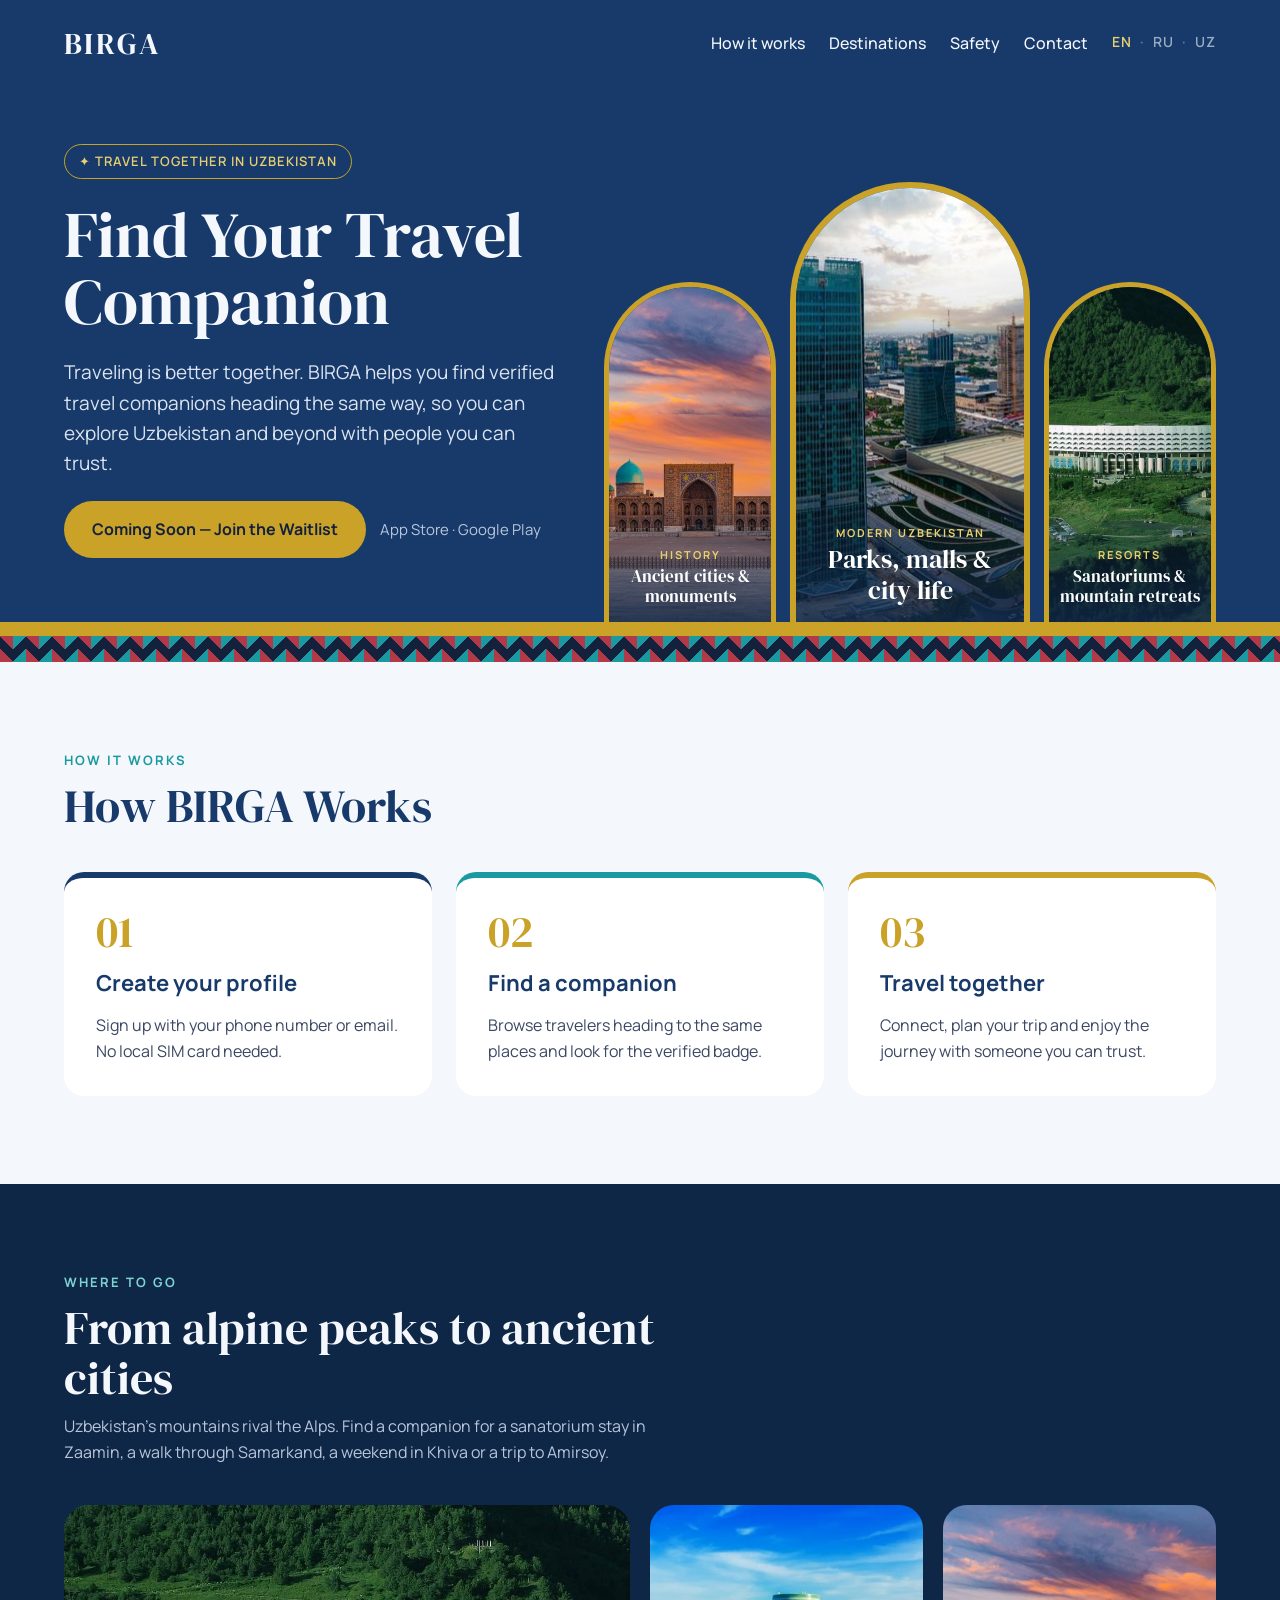
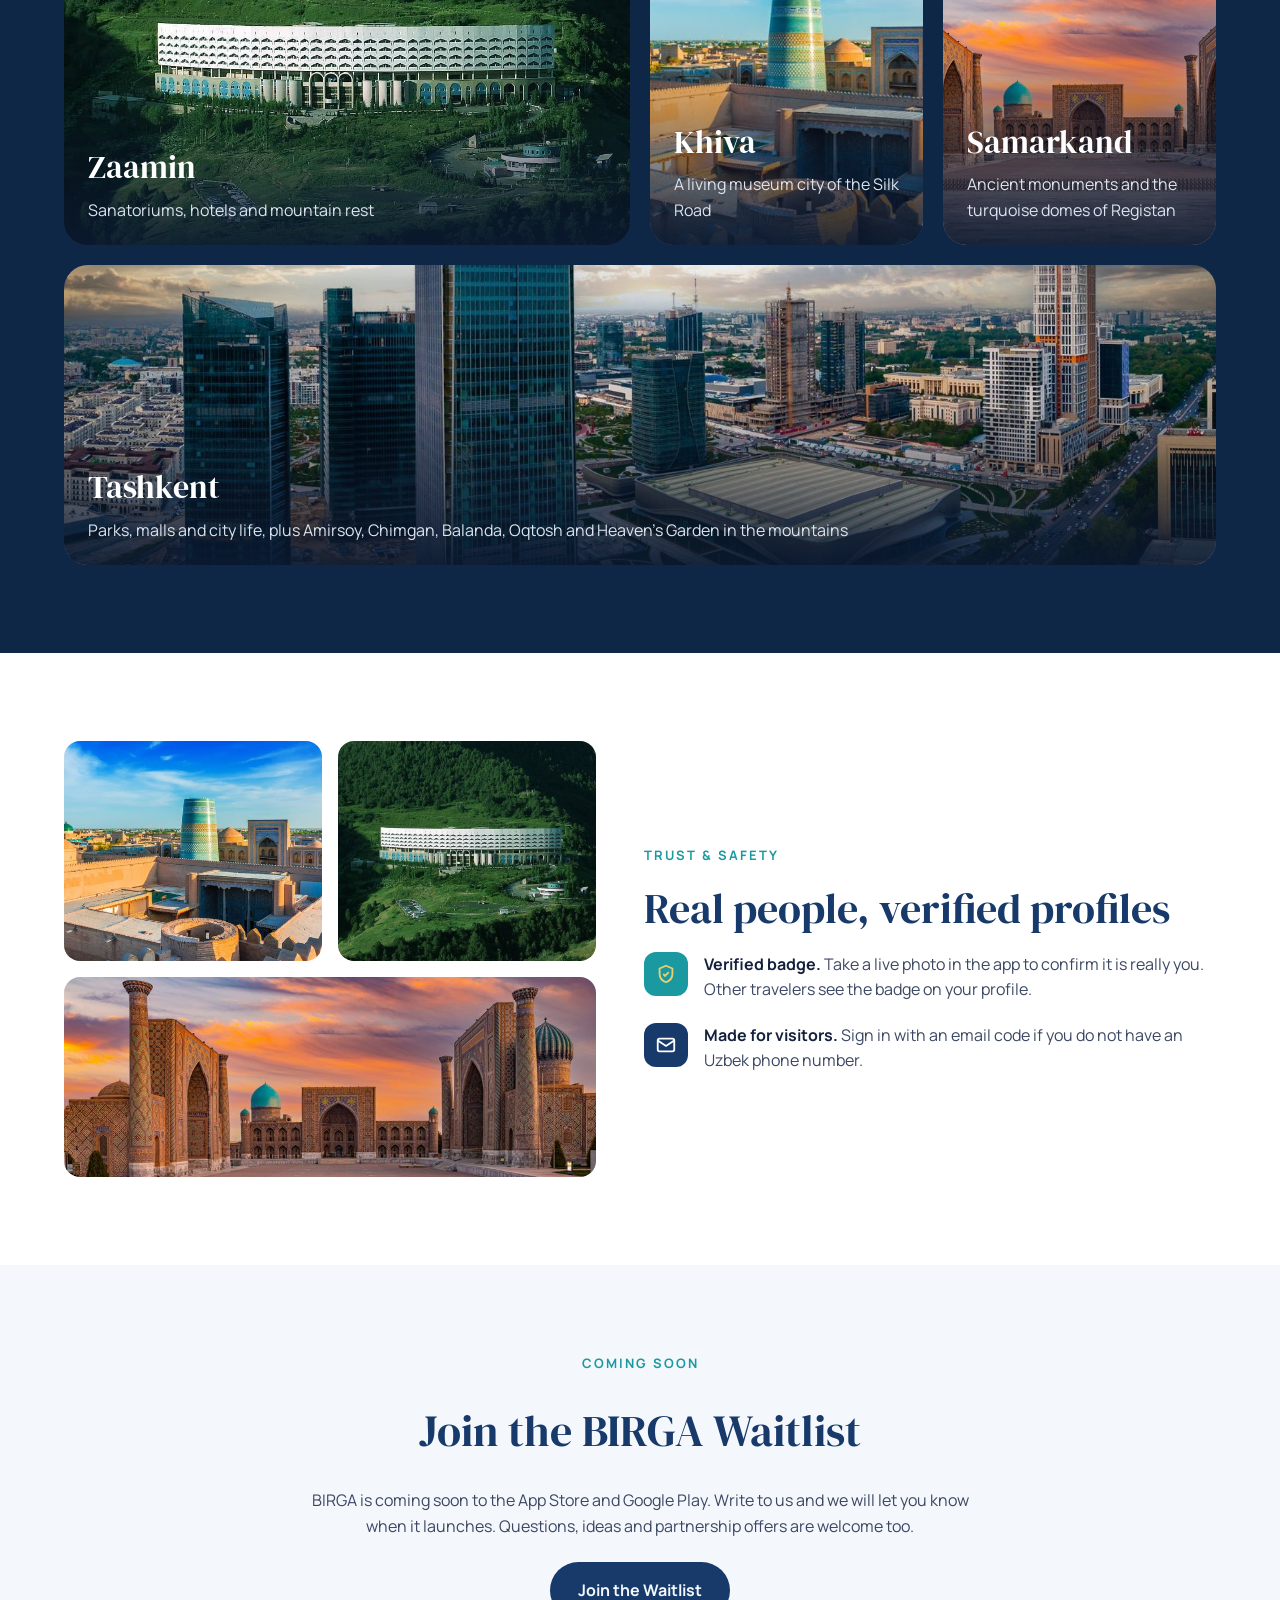
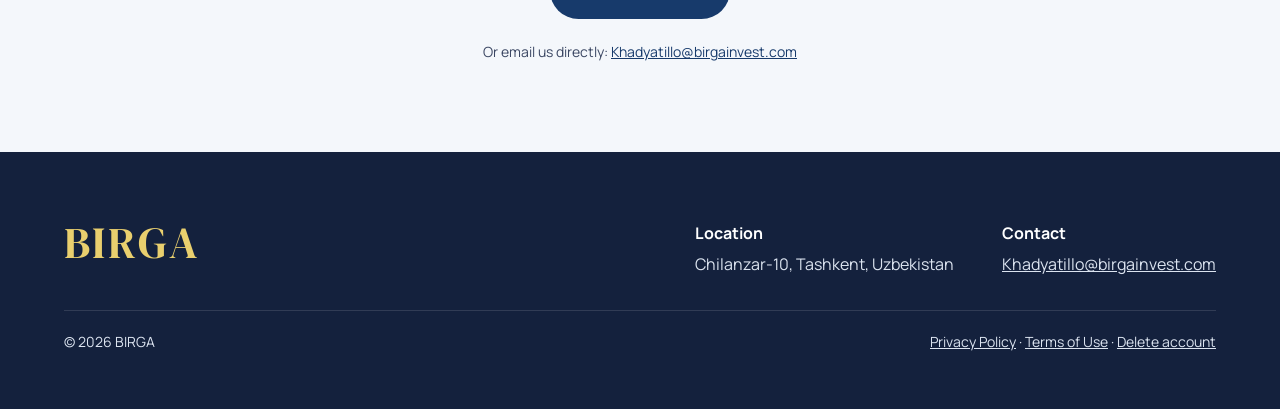
<file: index.html>
<!doctype html>
<html lang="en">
<head>
<meta charset="utf-8">
<meta name="color-scheme" content="only light">
<meta name="viewport" content="width=device-width, initial-scale=1">
<title>BIRGA — Find Your Travel Companion in Uzbekistan</title>
<meta name="description" content="BIRGA helps you find verified travel companions heading the same way — explore Samarkand, Bukhara, Khiva, Tashkent, Amirsoy and the sanatoriums of Zaamin together.">
<meta property="og:title" content="BIRGA">
<meta property="og:description" content="Traveling is better together. Find verified travel companions in Uzbekistan.">
<meta property="og:image" content="https://birgainvest.com/assets/img/samarkand.jpg">
<link rel="icon" href="assets/favicon.svg" type="image/svg+xml">
<link rel="preconnect" href="https://fonts.googleapis.com">
<link rel="preconnect" href="https://fonts.gstatic.com" crossorigin>
<link rel="stylesheet" href="https://fonts.googleapis.com/css2?family=DM+Serif+Display&family=Manrope:wght@400;500;600;700&display=swap">
<link rel="stylesheet" href="assets/style.css">
</head>
<body>

<header class="top">
  <nav class="wrap nav" aria-label="Main">
    <a class="logo" href="#top">BIRGA</a>
    <div class="links">
      <a href="#how">How it works</a><a href="#places">Destinations</a><a href="#trust">Safety</a><a href="#join">Contact</a>
      <span class="langs" aria-label="Language"><a href="index.html" class="on" aria-current="true">EN</a><a href="index-ru.html">RU</a><a href="index-uz.html">UZ</a></span>
    </div>
  </nav>
</header>

<main id="top">
  <section class="hero" style="padding-bottom:0">
    <div class="wrap hero-grid">
      <div class="hero-copy">
        <span class="pill">✦ TRAVEL TOGETHER IN UZBEKISTAN</span>
        <h1 class="serif">Find Your Travel Companion</h1>
        <p>Traveling is better together. BIRGA helps you find verified travel companions heading the same way, so you can explore Uzbekistan and beyond with people you can trust.</p>
        <div class="cta">
          <a class="btn" href="#join">Coming Soon — Join the Waitlist</a>
          <span class="stores">App Store · Google Play</span>
        </div>
      </div>
      <div class="arches">
        <figure class="arch">
          <img src="assets/img/samarkand-sm.jpg" alt="Registan Square in Samarkand at sunset">
          <figcaption><small>HISTORY</small><span>Ancient cities &amp; monuments</span></figcaption>
        </figure>
        <figure class="arch big">
          <img src="assets/img/tashkent-sm.jpg" alt="Modern skyline of Tashkent City">
          <figcaption><small>MODERN UZBEKISTAN</small><span>Parks, malls &amp; city life</span></figcaption>
        </figure>
        <figure class="arch">
          <img src="assets/img/zaamin-sm.jpg" alt="Green mountains of Zaamin">
          <figcaption><small>RESORTS</small><span>Sanatoriums &amp; mountain retreats</span></figcaption>
        </figure>
      </div>
    </div>
  </section>
  <div class="band" aria-hidden="true"></div>
  <div class="ikat" aria-hidden="true"></div>

  <section id="how">
    <div class="wrap">
      <div class="head">
        <span class="eyebrow">How it works</span>
        <h2 class="serif">How BIRGA Works</h2>
      </div>
      <div class="steps">
        <div class="card"><span class="num">01</span><h3>Create your profile</h3><p>Sign up with your phone number or email. No local SIM card needed.</p></div><div class="card"><span class="num">02</span><h3>Find a companion</h3><p>Browse travelers heading to the same places and look for the verified badge.</p></div><div class="card"><span class="num">03</span><h3>Travel together</h3><p>Connect, plan your trip and enjoy the journey with someone you can trust.</p></div>
      </div>
    </div>
  </section>

  <section id="places" class="dark">
    <div class="wrap">
      <div class="head">
        <span class="eyebrow">Where to go</span>
        <h2 class="serif">From alpine peaks to ancient cities</h2>
        <p style="margin:0;color:#B9C6DA">Uzbekistan's mountains rival the Alps. Find a companion for a sanatorium stay in Zaamin, a walk through Samarkand, a weekend in Khiva or a trip to Amirsoy.</p>
      </div>
      <div class="dest">
        <article class="place wide"><img src="assets/img/zaamin.jpg" alt="Zaamin" loading="lazy"><div><h3>Zaamin</h3><p>Sanatoriums, hotels and mountain rest</p></div></article>
        <article class="place"><img src="assets/img/khiva-sm.jpg" alt="Khiva" loading="lazy"><div><h3>Khiva</h3><p>A living museum city of the Silk Road</p></div></article>
        <article class="place"><img src="assets/img/samarkand-sm.jpg" alt="Samarkand" loading="lazy"><div><h3>Samarkand</h3><p>Ancient monuments and the turquoise domes of Registan</p></div></article>
        <article class="place full"><img src="assets/img/tashkent.jpg" alt="Tashkent" loading="lazy"><div><h3>Tashkent</h3><p>Parks, malls and city life, plus Amirsoy, Chimgan, Balanda, Oqtosh and Heaven's Garden in the mountains</p></div></article>
      </div>
    </div>
  </section>

  <section id="trust" style="background:#fff">
    <div class="wrap trust">
      <div class="pics">
        <img src="assets/img/khiva-sm.jpg" alt="" loading="lazy">
        <img src="assets/img/zaamin-sm.jpg" alt="" loading="lazy">
        <img src="assets/img/samarkand-sm.jpg" alt="" loading="lazy">
      </div>
      <div class="copy">
        <span class="eyebrow">Trust &amp; safety</span>
        <h2 class="serif">Real people, verified profiles</h2>
        <div class="feat"><span class="ic" aria-hidden="true"><svg width="22" height="22" viewBox="0 0 24 24" fill="none" stroke="#E9CF6E" stroke-width="2"><path d="M12 3l7 3v6c0 4.5-3 7.5-7 9-4-1.5-7-4.5-7-9V6z"/><path d="M9 12l2 2 4-4"/></svg></span><p><strong>Verified badge.</strong> Take a live photo in the app to confirm it is really you. Other travelers see the badge on your profile.</p></div><div class="feat"><span class="ic" aria-hidden="true"><svg width="22" height="22" viewBox="0 0 24 24" fill="none" stroke="#fff" stroke-width="2"><rect x="3" y="5" width="18" height="14" rx="2"/><path d="M3 7l9 6 9-6"/></svg></span><p><strong>Made for visitors.</strong> Sign in with an email code if you do not have an Uzbek phone number.</p></div>
      </div>
    </div>
  </section>

  <section id="join" class="join">
    <div class="wrap">
      <span class="eyebrow">Coming soon</span>
      <h2 class="serif">Join the BIRGA Waitlist</h2>
      <p>BIRGA is coming soon to the App Store and Google Play. Write to us and we will let you know when it launches. Questions, ideas and partnership offers are welcome too.</p>
      <a class="btn dark" href="mailto:Khadyatillo@birgainvest.com?subject=BIRGA%20waitlist&body=Hello%2C%20please%20add%20me%20to%20the%20BIRGA%20waitlist.">Join the Waitlist</a>
      <p class="muted">Or email us directly: <a href="mailto:Khadyatillo@birgainvest.com">Khadyatillo@birgainvest.com</a></p>
    </div>
  </section>
</main>

<footer>
  <div class="wrap">
    <div class="foot">
      <span class="logo">BIRGA</span>
      <div class="cols">
        <div><strong>Location</strong><span>Chilanzar-10, Tashkent, Uzbekistan</span></div>
        <div><strong>Contact</strong><a href="mailto:Khadyatillo@birgainvest.com">Khadyatillo@birgainvest.com</a></div>
      </div>
    </div>
    <div class="legal">
      <span>© <span id="y">2026</span> BIRGA</span>
      <span><a href="privacy.html">Privacy Policy</a> · <a href="terms.html">Terms of Use</a> · <a href="delete-account.html">Delete account</a></span>
    </div>
  </div>
</footer>
<script>document.getElementById('y').textContent=new Date().getFullYear()</script>
</body>
</html>
</file>
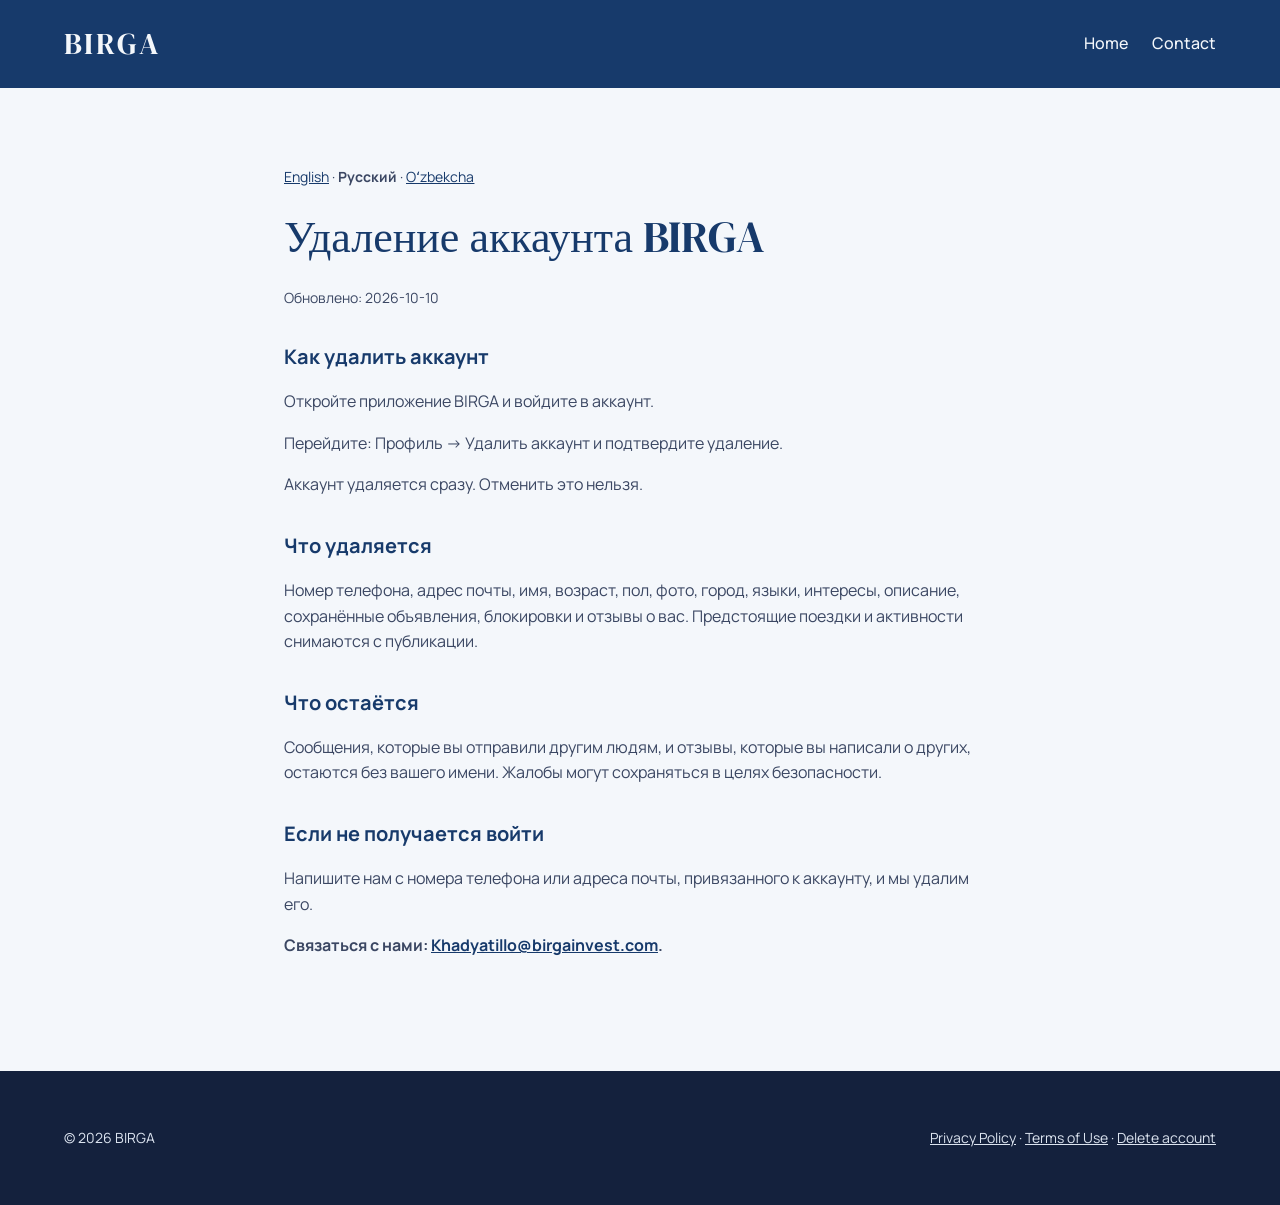
<file: delete-account-ru.html>
<!doctype html>
<html lang="ru">
<head>
<meta charset="utf-8">
<meta name="color-scheme" content="only light">
<meta name="viewport" content="width=device-width, initial-scale=1">
<title>Удаление аккаунта BIRGA — BIRGA</title>
<link rel="icon" href="assets/favicon.svg" type="image/svg+xml">
<link rel="stylesheet" href="https://fonts.googleapis.com/css2?family=DM+Serif+Display&family=Manrope:wght@400;500;600;700&display=swap">
<link rel="stylesheet" href="assets/style.css">
</head>
<body>
<header class="top"><nav class="wrap nav" aria-label="Main"><a class="logo" href="index.html">BIRGA</a><div class="links"><a href="index.html">Home</a><a href="index.html#join">Contact</a></div></nav></header>
<main class="doc">
<p class="muted"><a href="delete-account.html">English</a> · <strong>Русский</strong> · <a href="delete-account-uz.html">Oʻzbekcha</a></p>
<h1>Удаление аккаунта BIRGA</h1>
<p class="muted">Обновлено: 2026-10-10</p>
<h2>Как удалить аккаунт</h2><p>Откройте приложение BIRGA и войдите в аккаунт.</p><p>Перейдите: Профиль → Удалить аккаунт и подтвердите удаление.</p><p>Аккаунт удаляется сразу. Отменить это нельзя.</p><h2>Что удаляется</h2><p>Номер телефона, адрес почты, имя, возраст, пол, фото, город, языки, интересы, описание, сохранённые объявления, блокировки и отзывы о вас. Предстоящие поездки и активности снимаются с публикации.</p><h2>Что остаётся</h2><p>Сообщения, которые вы отправили другим людям, и отзывы, которые вы написали о других, остаются без вашего имени. Жалобы могут сохраняться в целях безопасности.</p><h2>Если не получается войти</h2><p>Напишите нам с номера телефона или адреса почты, привязанного к аккаунту, и мы удалим его.</p><p><strong>Связаться с нами: <a href="mailto:Khadyatillo@birgainvest.com">Khadyatillo@birgainvest.com</a>.</strong></p>
</main>
<footer><div class="wrap"><div class="legal" style="margin-top:0;border-top:0;padding-top:0"><span>© 2026 BIRGA</span><span><a href="privacy.html">Privacy Policy</a> · <a href="terms.html">Terms of Use</a> · <a href="delete-account.html">Delete account</a></span></div></div></footer>
</body>
</html>
</file>
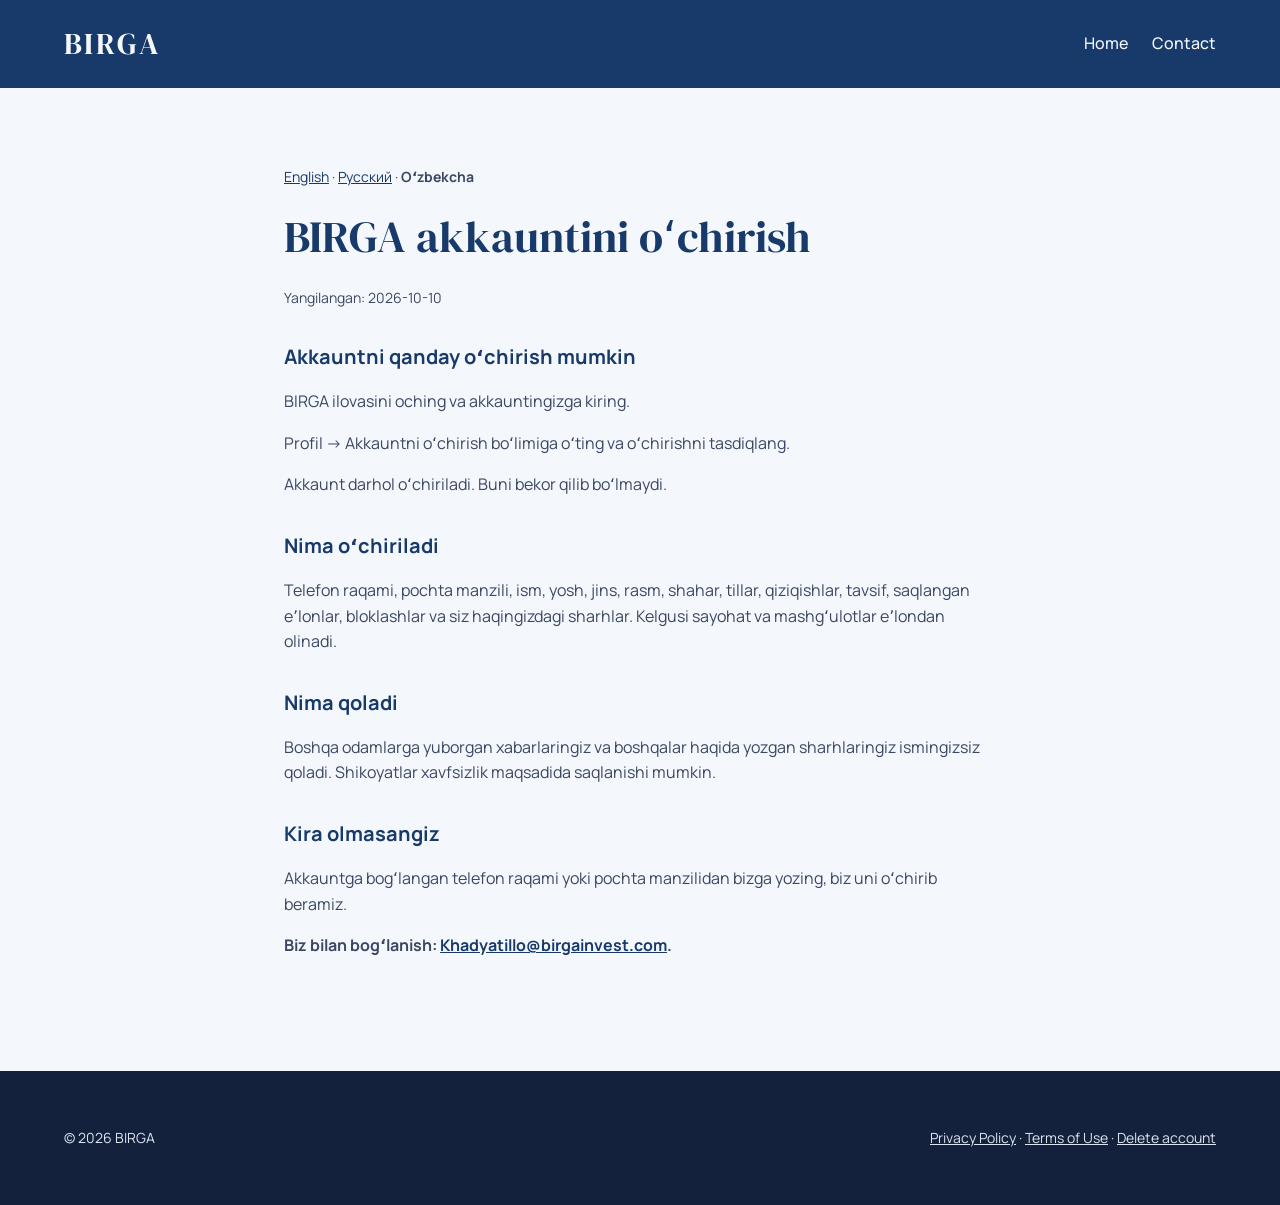
<file: delete-account-uz.html>
<!doctype html>
<html lang="uz">
<head>
<meta charset="utf-8">
<meta name="color-scheme" content="only light">
<meta name="viewport" content="width=device-width, initial-scale=1">
<title>BIRGA akkauntini oʻchirish — BIRGA</title>
<link rel="icon" href="assets/favicon.svg" type="image/svg+xml">
<link rel="stylesheet" href="https://fonts.googleapis.com/css2?family=DM+Serif+Display&family=Manrope:wght@400;500;600;700&display=swap">
<link rel="stylesheet" href="assets/style.css">
</head>
<body>
<header class="top"><nav class="wrap nav" aria-label="Main"><a class="logo" href="index.html">BIRGA</a><div class="links"><a href="index.html">Home</a><a href="index.html#join">Contact</a></div></nav></header>
<main class="doc">
<p class="muted"><a href="delete-account.html">English</a> · <a href="delete-account-ru.html">Русский</a> · <strong>Oʻzbekcha</strong></p>
<h1>BIRGA akkauntini oʻchirish</h1>
<p class="muted">Yangilangan: 2026-10-10</p>
<h2>Akkauntni qanday oʻchirish mumkin</h2><p>BIRGA ilovasini oching va akkauntingizga kiring.</p><p>Profil → Akkauntni oʻchirish boʻlimiga oʻting va oʻchirishni tasdiqlang.</p><p>Akkaunt darhol oʻchiriladi. Buni bekor qilib boʻlmaydi.</p><h2>Nima oʻchiriladi</h2><p>Telefon raqami, pochta manzili, ism, yosh, jins, rasm, shahar, tillar, qiziqishlar, tavsif, saqlangan eʼlonlar, bloklashlar va siz haqingizdagi sharhlar. Kelgusi sayohat va mashgʻulotlar eʼlondan olinadi.</p><h2>Nima qoladi</h2><p>Boshqa odamlarga yuborgan xabarlaringiz va boshqalar haqida yozgan sharhlaringiz ismingizsiz qoladi. Shikoyatlar xavfsizlik maqsadida saqlanishi mumkin.</p><h2>Kira olmasangiz</h2><p>Akkauntga bogʻlangan telefon raqami yoki pochta manzilidan bizga yozing, biz uni oʻchirib beramiz.</p><p><strong>Biz bilan bogʻlanish: <a href="mailto:Khadyatillo@birgainvest.com">Khadyatillo@birgainvest.com</a>.</strong></p>
</main>
<footer><div class="wrap"><div class="legal" style="margin-top:0;border-top:0;padding-top:0"><span>© 2026 BIRGA</span><span><a href="privacy.html">Privacy Policy</a> · <a href="terms.html">Terms of Use</a> · <a href="delete-account.html">Delete account</a></span></div></div></footer>
</body>
</html>
</file>
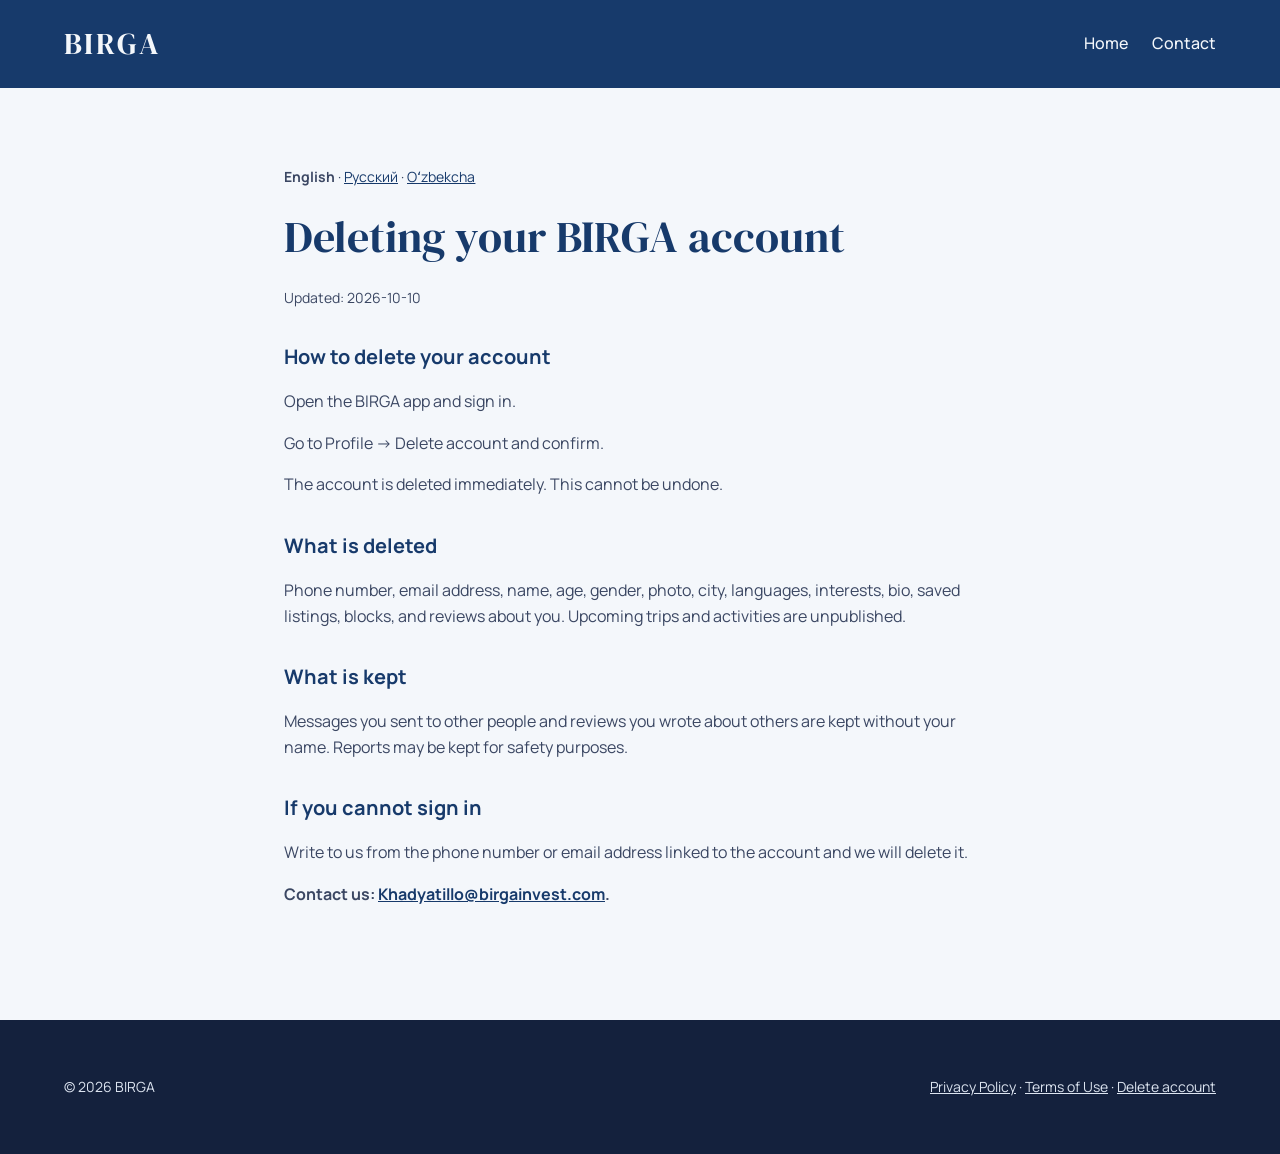
<file: delete-account.html>
<!doctype html>
<html lang="en">
<head>
<meta charset="utf-8">
<meta name="color-scheme" content="only light">
<meta name="viewport" content="width=device-width, initial-scale=1">
<title>Deleting your BIRGA account — BIRGA</title>
<link rel="icon" href="assets/favicon.svg" type="image/svg+xml">
<link rel="stylesheet" href="https://fonts.googleapis.com/css2?family=DM+Serif+Display&family=Manrope:wght@400;500;600;700&display=swap">
<link rel="stylesheet" href="assets/style.css">
</head>
<body>
<header class="top"><nav class="wrap nav" aria-label="Main"><a class="logo" href="index.html">BIRGA</a><div class="links"><a href="index.html">Home</a><a href="index.html#join">Contact</a></div></nav></header>
<main class="doc">
<p class="muted"><strong>English</strong> · <a href="delete-account-ru.html">Русский</a> · <a href="delete-account-uz.html">Oʻzbekcha</a></p>
<h1>Deleting your BIRGA account</h1>
<p class="muted">Updated: 2026-10-10</p>
<h2>How to delete your account</h2><p>Open the BIRGA app and sign in.</p><p>Go to Profile → Delete account and confirm.</p><p>The account is deleted immediately. This cannot be undone.</p><h2>What is deleted</h2><p>Phone number, email address, name, age, gender, photo, city, languages, interests, bio, saved listings, blocks, and reviews about you. Upcoming trips and activities are unpublished.</p><h2>What is kept</h2><p>Messages you sent to other people and reviews you wrote about others are kept without your name. Reports may be kept for safety purposes.</p><h2>If you cannot sign in</h2><p>Write to us from the phone number or email address linked to the account and we will delete it.</p><p><strong>Contact us: <a href="mailto:Khadyatillo@birgainvest.com">Khadyatillo@birgainvest.com</a>.</strong></p>
</main>
<footer><div class="wrap"><div class="legal" style="margin-top:0;border-top:0;padding-top:0"><span>© 2026 BIRGA</span><span><a href="privacy.html">Privacy Policy</a> · <a href="terms.html">Terms of Use</a> · <a href="delete-account.html">Delete account</a></span></div></div></footer>
</body>
</html>
</file>
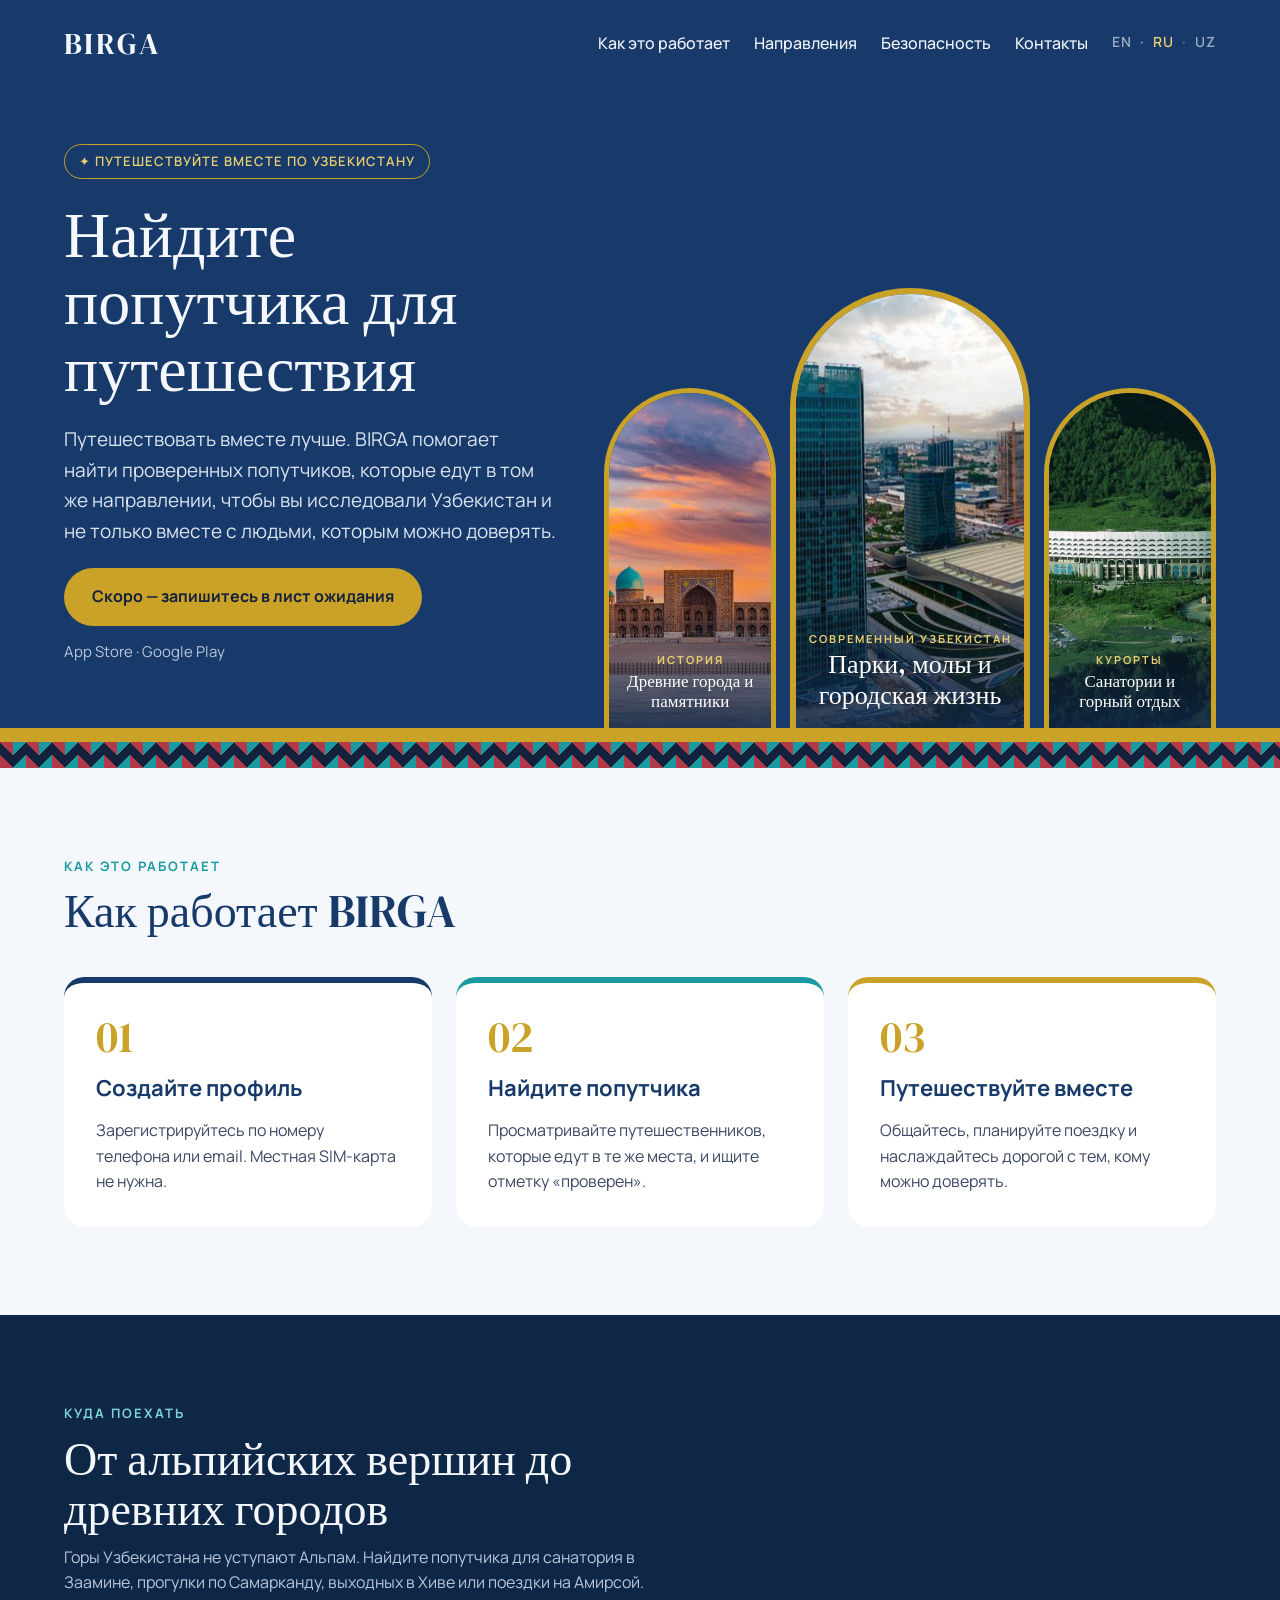
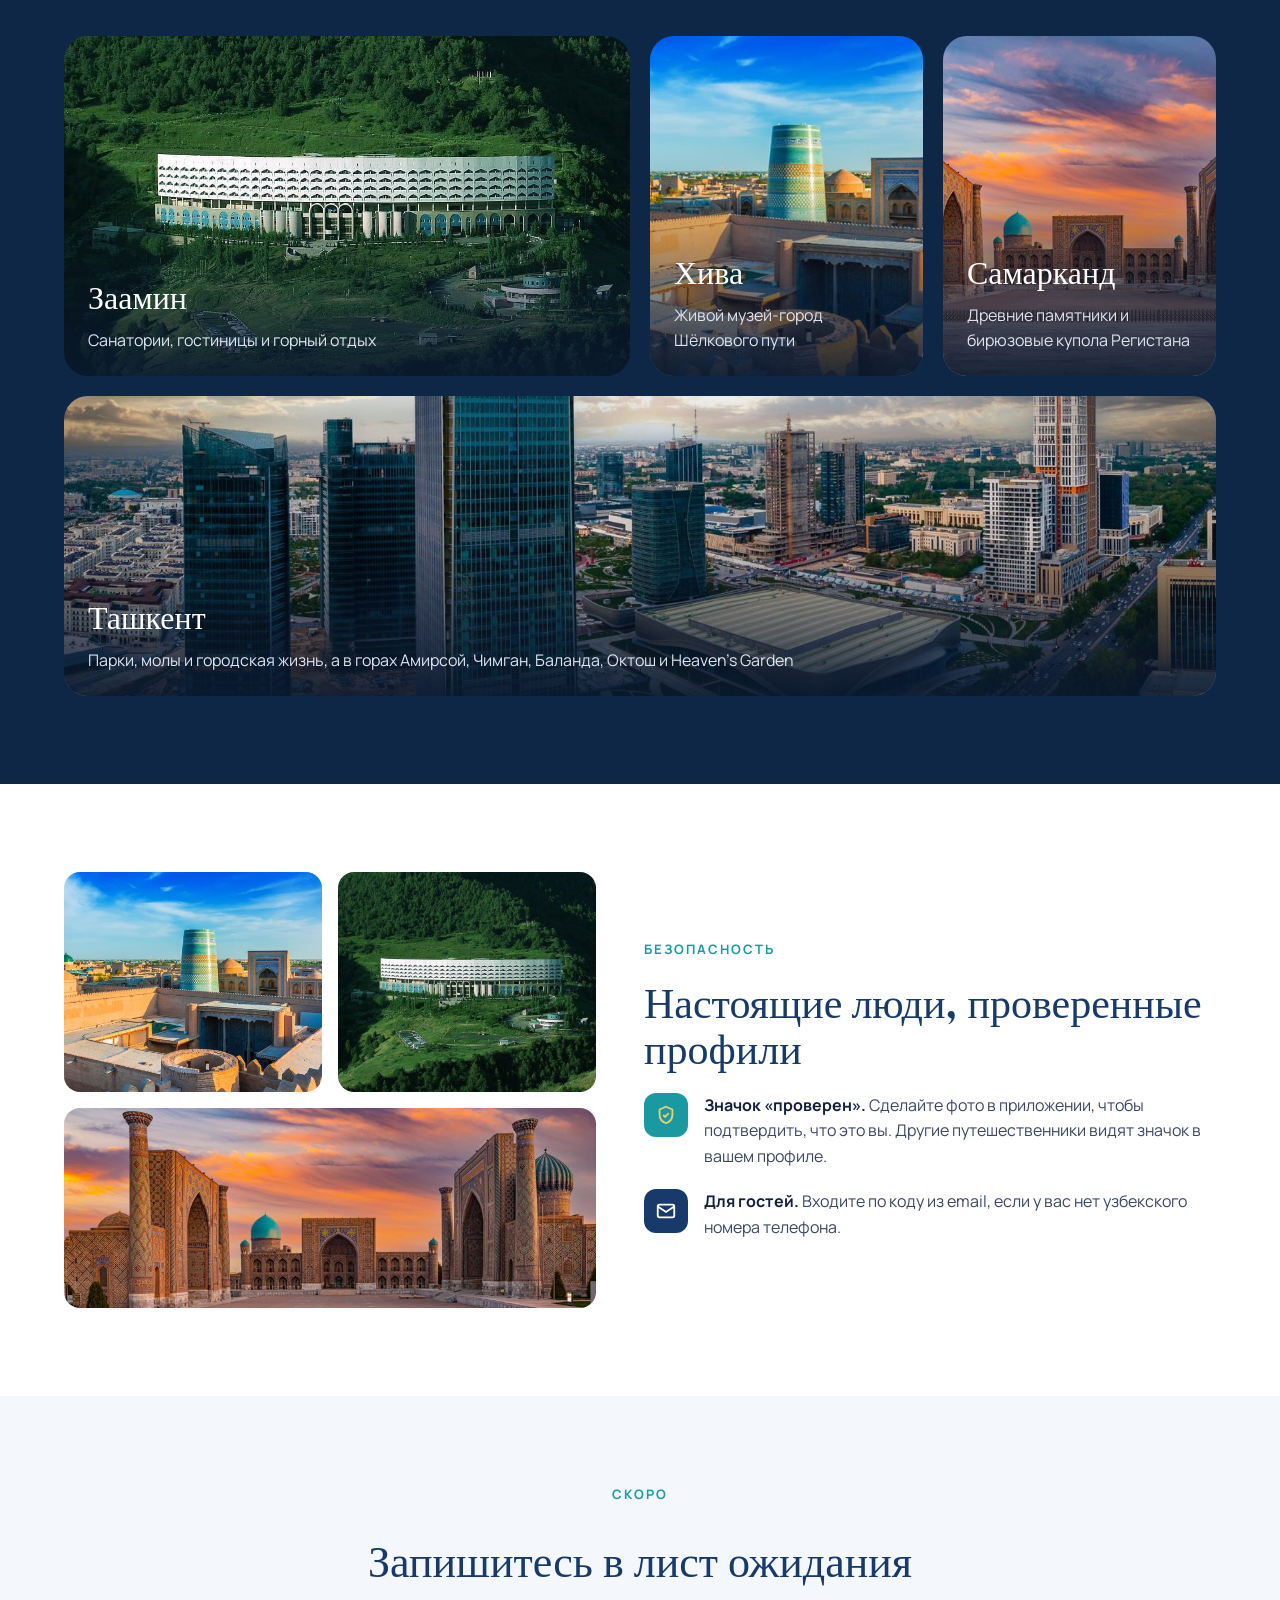
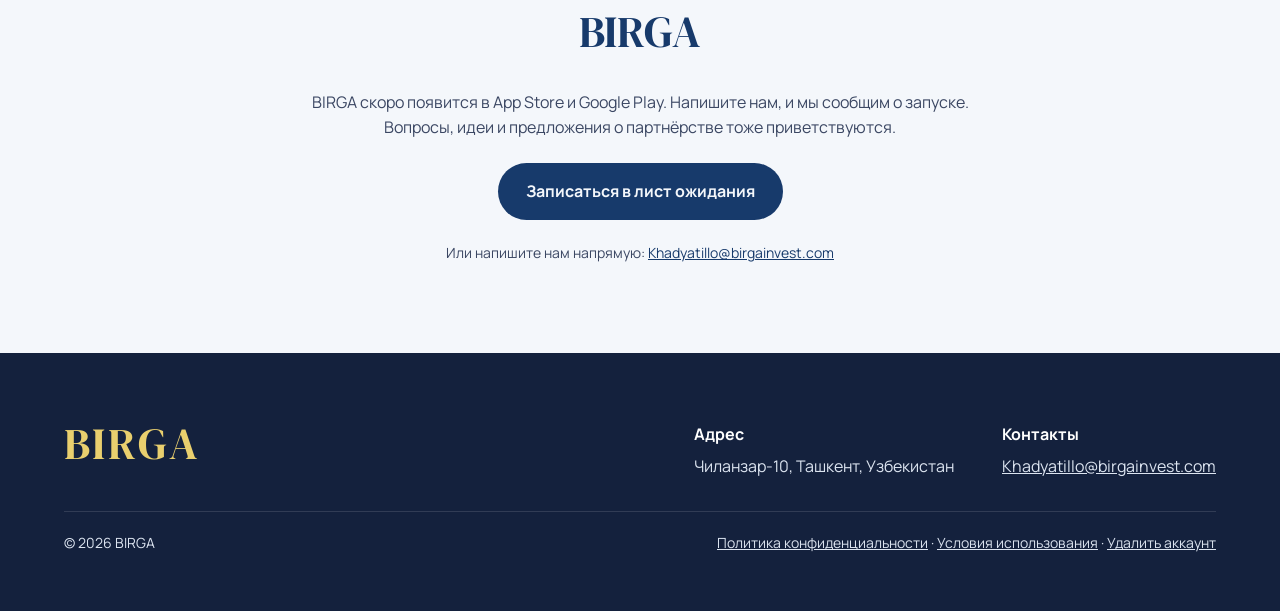
<file: index-ru.html>
<!doctype html>
<html lang="ru">
<head>
<meta charset="utf-8">
<meta name="color-scheme" content="only light">
<meta name="viewport" content="width=device-width, initial-scale=1">
<title>BIRGA — Найдите попутчика в Узбекистане</title>
<meta name="description" content="BIRGA помогает найти проверенных попутчиков, которые едут в том же направлении: Самарканд, Бухара, Хива, Ташкент, Амирсой и санатории Заамина.">
<meta property="og:title" content="BIRGA">
<meta property="og:description" content="Путешествовать вместе лучше. Найдите проверенных попутчиков в Узбекистане.">
<meta property="og:image" content="https://birgainvest.com/assets/img/samarkand.jpg">
<link rel="icon" href="assets/favicon.svg" type="image/svg+xml">
<link rel="preconnect" href="https://fonts.googleapis.com">
<link rel="preconnect" href="https://fonts.gstatic.com" crossorigin>
<link rel="stylesheet" href="https://fonts.googleapis.com/css2?family=DM+Serif+Display&family=Manrope:wght@400;500;600;700&display=swap">
<link rel="stylesheet" href="assets/style.css">
</head>
<body>

<header class="top">
  <nav class="wrap nav" aria-label="Main">
    <a class="logo" href="#top">BIRGA</a>
    <div class="links">
      <a href="#how">Как это работает</a><a href="#places">Направления</a><a href="#trust">Безопасность</a><a href="#join">Контакты</a>
      <span class="langs" aria-label="Language"><a href="index.html">EN</a><a href="index-ru.html" class="on" aria-current="true">RU</a><a href="index-uz.html">UZ</a></span>
    </div>
  </nav>
</header>

<main id="top">
  <section class="hero" style="padding-bottom:0">
    <div class="wrap hero-grid">
      <div class="hero-copy">
        <span class="pill">✦ ПУТЕШЕСТВУЙТЕ ВМЕСТЕ ПО УЗБЕКИСТАНУ</span>
        <h1 class="serif">Найдите попутчика для путешествия</h1>
        <p>Путешествовать вместе лучше. BIRGA помогает найти проверенных попутчиков, которые едут в том же направлении, чтобы вы исследовали Узбекистан и не только вместе с людьми, которым можно доверять.</p>
        <div class="cta">
          <a class="btn" href="#join">Скоро — запишитесь в лист ожидания</a>
          <span class="stores">App Store · Google Play</span>
        </div>
      </div>
      <div class="arches">
        <figure class="arch">
          <img src="assets/img/samarkand-sm.jpg" alt="Регистан в Самарканде на закате">
          <figcaption><small>ИСТОРИЯ</small><span>Древние города и памятники</span></figcaption>
        </figure>
        <figure class="arch big">
          <img src="assets/img/tashkent-sm.jpg" alt="Современный Ташкент, Tashkent City">
          <figcaption><small>СОВРЕМЕННЫЙ УЗБЕКИСТАН</small><span>Парки, молы и городская жизнь</span></figcaption>
        </figure>
        <figure class="arch">
          <img src="assets/img/zaamin-sm.jpg" alt="Зелёные горы Заамина">
          <figcaption><small>КУРОРТЫ</small><span>Санатории и горный отдых</span></figcaption>
        </figure>
      </div>
    </div>
  </section>
  <div class="band" aria-hidden="true"></div>
  <div class="ikat" aria-hidden="true"></div>

  <section id="how">
    <div class="wrap">
      <div class="head">
        <span class="eyebrow">Как это работает</span>
        <h2 class="serif">Как работает BIRGA</h2>
      </div>
      <div class="steps">
        <div class="card"><span class="num">01</span><h3>Создайте профиль</h3><p>Зарегистрируйтесь по номеру телефона или email. Местная SIM-карта не нужна.</p></div><div class="card"><span class="num">02</span><h3>Найдите попутчика</h3><p>Просматривайте путешественников, которые едут в те же места, и ищите отметку «проверен».</p></div><div class="card"><span class="num">03</span><h3>Путешествуйте вместе</h3><p>Общайтесь, планируйте поездку и наслаждайтесь дорогой с тем, кому можно доверять.</p></div>
      </div>
    </div>
  </section>

  <section id="places" class="dark">
    <div class="wrap">
      <div class="head">
        <span class="eyebrow">Куда поехать</span>
        <h2 class="serif">От альпийских вершин до древних городов</h2>
        <p style="margin:0;color:#B9C6DA">Горы Узбекистана не уступают Альпам. Найдите попутчика для санатория в Заамине, прогулки по Самарканду, выходных в Хиве или поездки на Амирсой.</p>
      </div>
      <div class="dest">
        <article class="place wide"><img src="assets/img/zaamin.jpg" alt="Заамин" loading="lazy"><div><h3>Заамин</h3><p>Санатории, гостиницы и горный отдых</p></div></article>
        <article class="place"><img src="assets/img/khiva-sm.jpg" alt="Хива" loading="lazy"><div><h3>Хива</h3><p>Живой музей-город Шёлкового пути</p></div></article>
        <article class="place"><img src="assets/img/samarkand-sm.jpg" alt="Самарканд" loading="lazy"><div><h3>Самарканд</h3><p>Древние памятники и бирюзовые купола Регистана</p></div></article>
        <article class="place full"><img src="assets/img/tashkent.jpg" alt="Ташкент" loading="lazy"><div><h3>Ташкент</h3><p>Парки, молы и городская жизнь, а в горах Амирсой, Чимган, Баланда, Октош и Heaven's Garden</p></div></article>
      </div>
    </div>
  </section>

  <section id="trust" style="background:#fff">
    <div class="wrap trust">
      <div class="pics">
        <img src="assets/img/khiva-sm.jpg" alt="" loading="lazy">
        <img src="assets/img/zaamin-sm.jpg" alt="" loading="lazy">
        <img src="assets/img/samarkand-sm.jpg" alt="" loading="lazy">
      </div>
      <div class="copy">
        <span class="eyebrow">Безопасность</span>
        <h2 class="serif">Настоящие люди, проверенные профили</h2>
        <div class="feat"><span class="ic" aria-hidden="true"><svg width="22" height="22" viewBox="0 0 24 24" fill="none" stroke="#E9CF6E" stroke-width="2"><path d="M12 3l7 3v6c0 4.5-3 7.5-7 9-4-1.5-7-4.5-7-9V6z"/><path d="M9 12l2 2 4-4"/></svg></span><p><strong>Значок «проверен».</strong> Сделайте фото в приложении, чтобы подтвердить, что это вы. Другие путешественники видят значок в вашем профиле.</p></div><div class="feat"><span class="ic" aria-hidden="true"><svg width="22" height="22" viewBox="0 0 24 24" fill="none" stroke="#fff" stroke-width="2"><rect x="3" y="5" width="18" height="14" rx="2"/><path d="M3 7l9 6 9-6"/></svg></span><p><strong>Для гостей.</strong> Входите по коду из email, если у вас нет узбекского номера телефона.</p></div>
      </div>
    </div>
  </section>

  <section id="join" class="join">
    <div class="wrap">
      <span class="eyebrow">Скоро</span>
      <h2 class="serif">Запишитесь в лист ожидания BIRGA</h2>
      <p>BIRGA скоро появится в App Store и Google Play. Напишите нам, и мы сообщим о запуске. Вопросы, идеи и предложения о партнёрстве тоже приветствуются.</p>
      <a class="btn dark" href="mailto:Khadyatillo@birgainvest.com?subject=BIRGA%20%D0%BB%D0%B8%D1%81%D1%82%20%D0%BE%D0%B6%D0%B8%D0%B4%D0%B0%D0%BD%D0%B8%D1%8F&body=%D0%97%D0%B4%D1%80%D0%B0%D0%B2%D1%81%D1%82%D0%B2%D1%83%D0%B9%D1%82%D0%B5%2C%20%D0%B4%D0%BE%D0%B1%D0%B0%D0%B2%D1%8C%D1%82%D0%B5%20%D0%BC%D0%B5%D0%BD%D1%8F%20%D0%B2%20%D0%BB%D0%B8%D1%81%D1%82%20%D0%BE%D0%B6%D0%B8%D0%B4%D0%B0%D0%BD%D0%B8%D1%8F%20BIRGA.">Записаться в лист ожидания</a>
      <p class="muted">Или напишите нам напрямую: <a href="mailto:Khadyatillo@birgainvest.com">Khadyatillo@birgainvest.com</a></p>
    </div>
  </section>
</main>

<footer>
  <div class="wrap">
    <div class="foot">
      <span class="logo">BIRGA</span>
      <div class="cols">
        <div><strong>Адрес</strong><span>Чиланзар-10, Ташкент, Узбекистан</span></div>
        <div><strong>Контакты</strong><a href="mailto:Khadyatillo@birgainvest.com">Khadyatillo@birgainvest.com</a></div>
      </div>
    </div>
    <div class="legal">
      <span>© <span id="y">2026</span> BIRGA</span>
      <span><a href="privacy-ru.html">Политика конфиденциальности</a> · <a href="terms-ru.html">Условия использования</a> · <a href="delete-account-ru.html">Удалить аккаунт</a></span>
    </div>
  </div>
</footer>
<script>document.getElementById('y').textContent=new Date().getFullYear()</script>
</body>
</html>
</file>
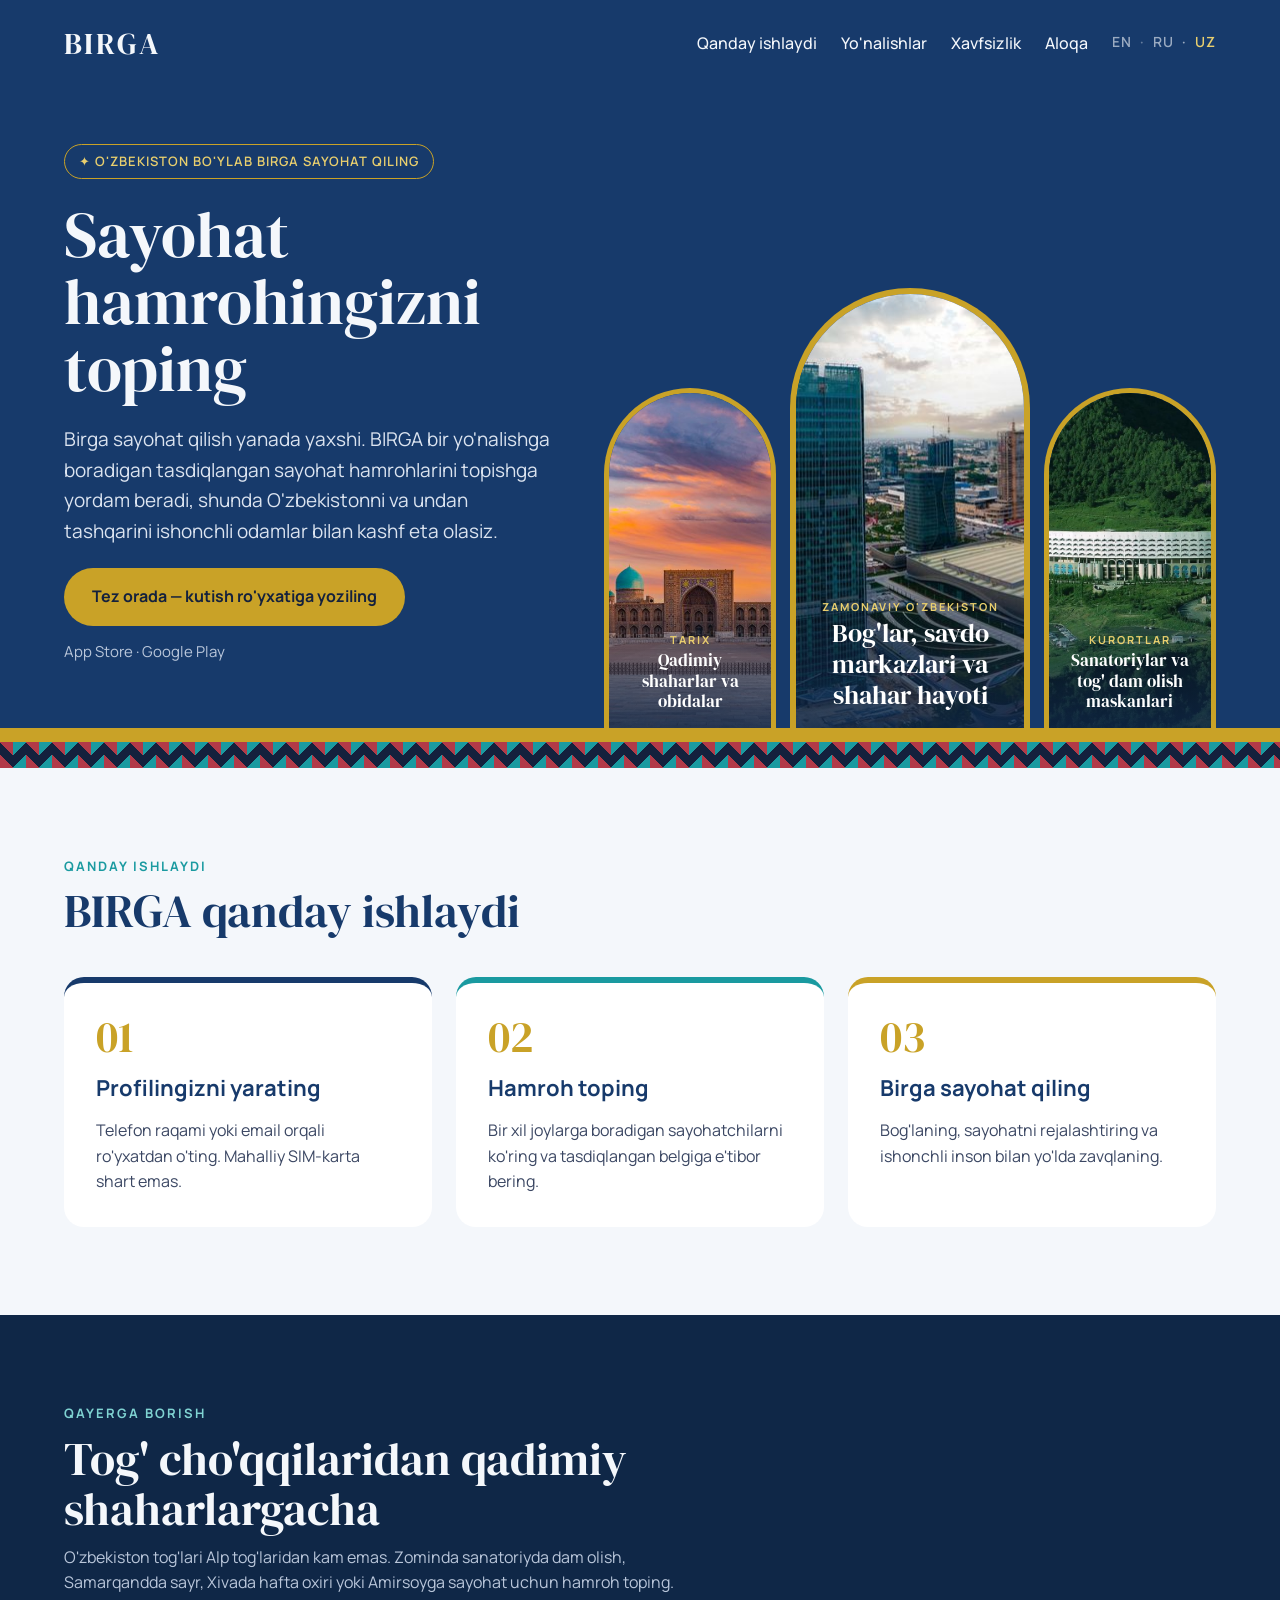
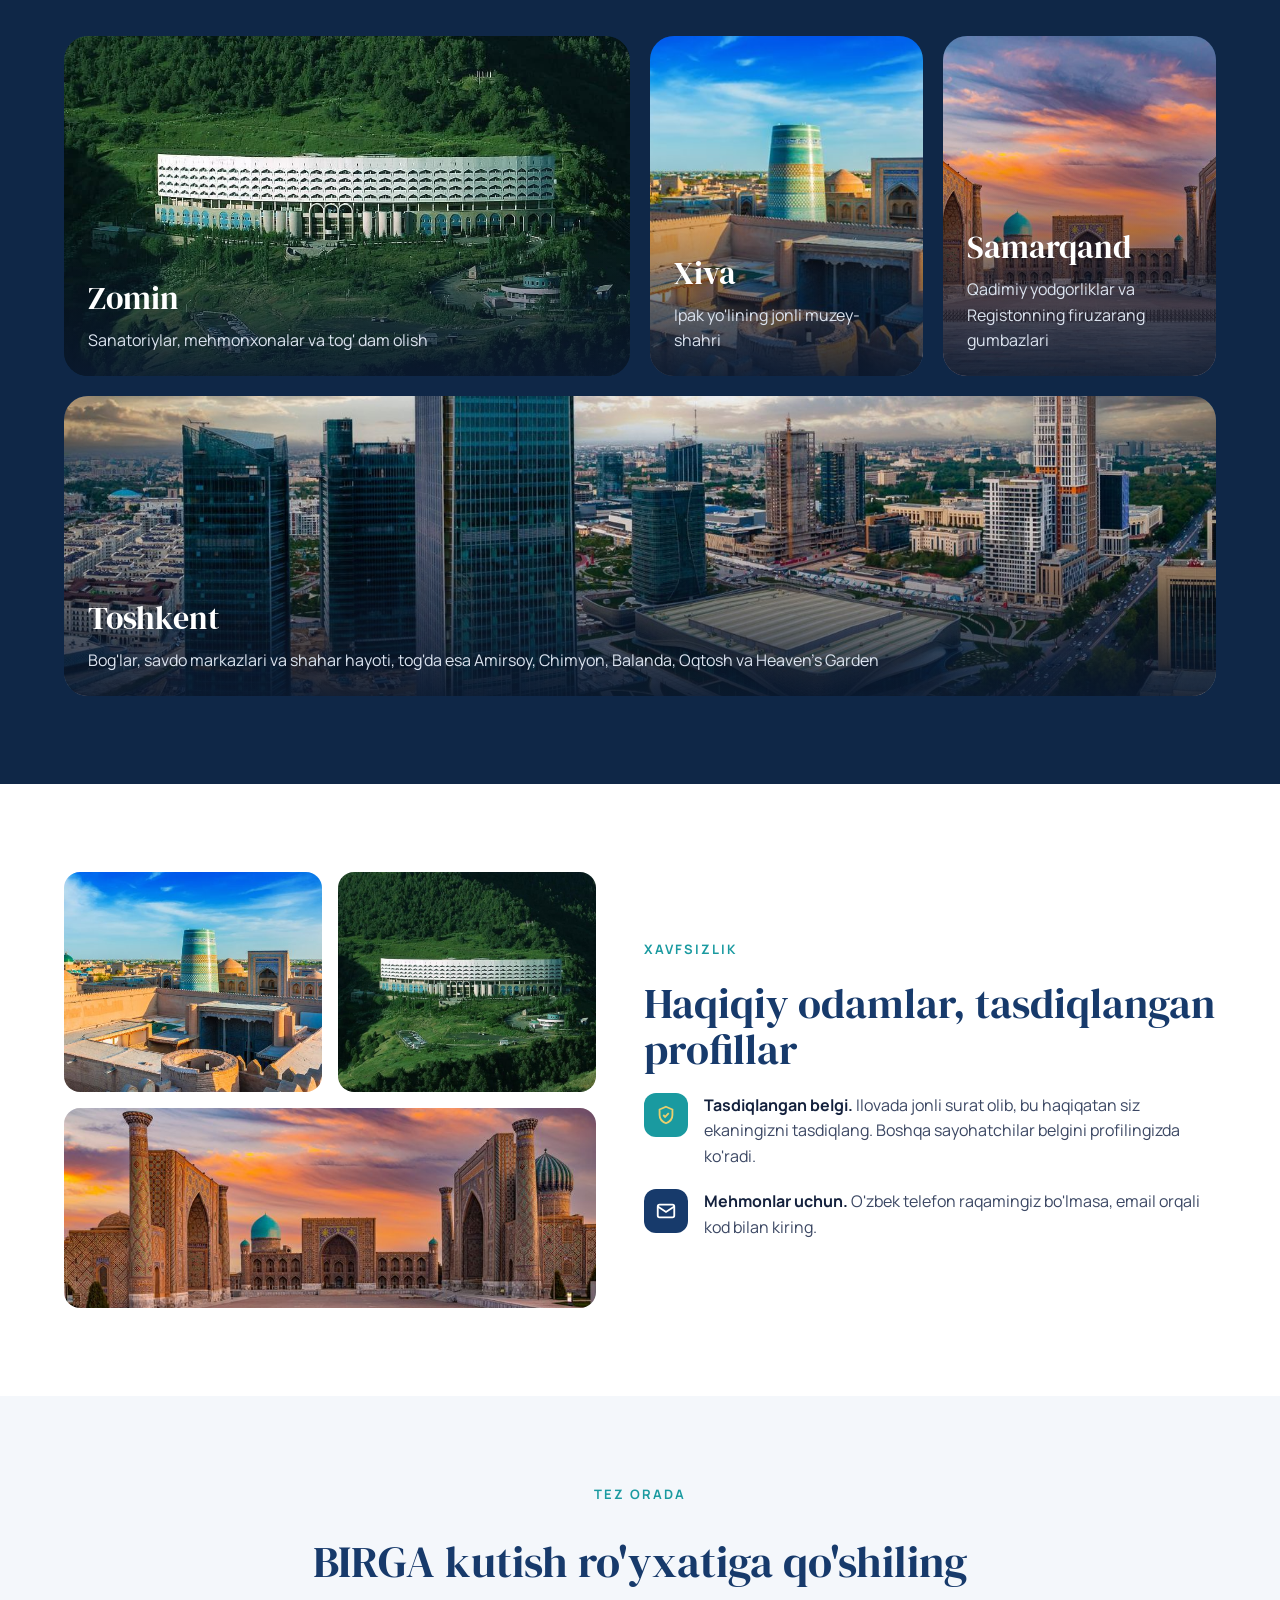
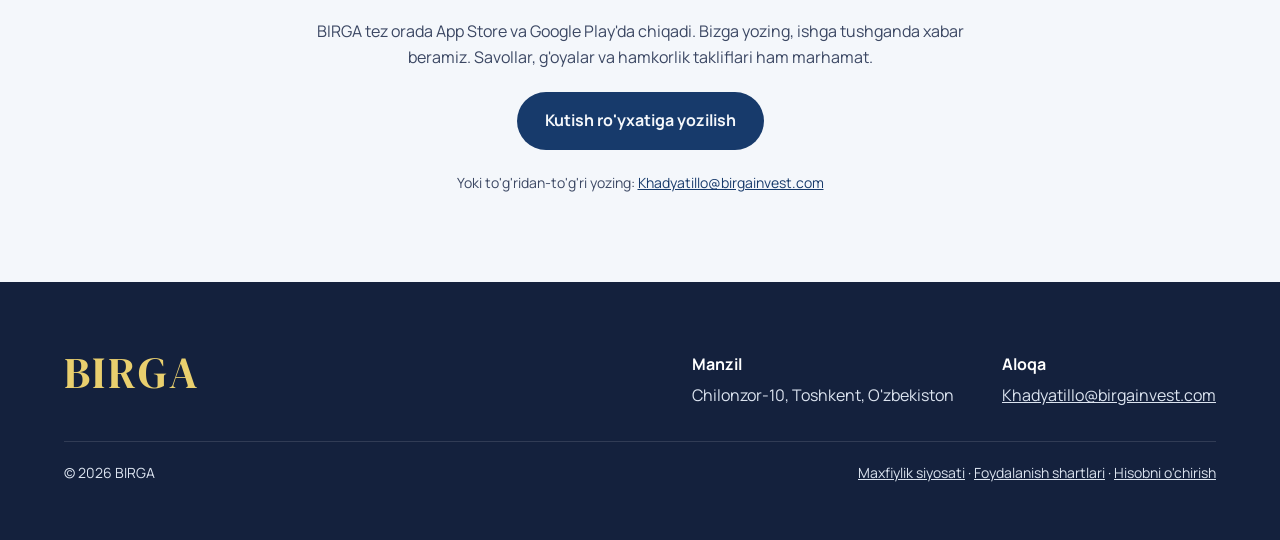
<file: index-uz.html>
<!doctype html>
<html lang="uz">
<head>
<meta charset="utf-8">
<meta name="color-scheme" content="only light">
<meta name="viewport" content="width=device-width, initial-scale=1">
<title>BIRGA — O'zbekistonda sayohat hamrohingizni toping</title>
<meta name="description" content="BIRGA bir yo'nalishga boradigan tasdiqlangan sayohat hamrohlarini topishga yordam beradi: Samarqand, Buxoro, Xiva, Toshkent, Amirsoy va Zomin sanatoriyalari.">
<meta property="og:title" content="BIRGA">
<meta property="og:description" content="Birga sayohat qilish yanada yaxshi. O'zbekistonda tasdiqlangan hamrohlarni toping.">
<meta property="og:image" content="https://birgainvest.com/assets/img/samarkand.jpg">
<link rel="icon" href="assets/favicon.svg" type="image/svg+xml">
<link rel="preconnect" href="https://fonts.googleapis.com">
<link rel="preconnect" href="https://fonts.gstatic.com" crossorigin>
<link rel="stylesheet" href="https://fonts.googleapis.com/css2?family=DM+Serif+Display&family=Manrope:wght@400;500;600;700&display=swap">
<link rel="stylesheet" href="assets/style.css">
</head>
<body>

<header class="top">
  <nav class="wrap nav" aria-label="Main">
    <a class="logo" href="#top">BIRGA</a>
    <div class="links">
      <a href="#how">Qanday ishlaydi</a><a href="#places">Yo'nalishlar</a><a href="#trust">Xavfsizlik</a><a href="#join">Aloqa</a>
      <span class="langs" aria-label="Language"><a href="index.html">EN</a><a href="index-ru.html">RU</a><a href="index-uz.html" class="on" aria-current="true">UZ</a></span>
    </div>
  </nav>
</header>

<main id="top">
  <section class="hero" style="padding-bottom:0">
    <div class="wrap hero-grid">
      <div class="hero-copy">
        <span class="pill">✦ O'ZBEKISTON BO'YLAB BIRGA SAYOHAT QILING</span>
        <h1 class="serif">Sayohat hamrohingizni toping</h1>
        <p>Birga sayohat qilish yanada yaxshi. BIRGA bir yo'nalishga boradigan tasdiqlangan sayohat hamrohlarini topishga yordam beradi, shunda O'zbekistonni va undan tashqarini ishonchli odamlar bilan kashf eta olasiz.</p>
        <div class="cta">
          <a class="btn" href="#join">Tez orada — kutish ro'yxatiga yoziling</a>
          <span class="stores">App Store · Google Play</span>
        </div>
      </div>
      <div class="arches">
        <figure class="arch">
          <img src="assets/img/samarkand-sm.jpg" alt="Samarqanddagi Registon quyosh botayotganda">
          <figcaption><small>TARIX</small><span>Qadimiy shaharlar va obidalar</span></figcaption>
        </figure>
        <figure class="arch big">
          <img src="assets/img/tashkent-sm.jpg" alt="Toshkent City zamonaviy manzarasi">
          <figcaption><small>ZAMONAVIY O'ZBEKISTON</small><span>Bog'lar, savdo markazlari va shahar hayoti</span></figcaption>
        </figure>
        <figure class="arch">
          <img src="assets/img/zaamin-sm.jpg" alt="Zomin tog'larining yashil manzarasi">
          <figcaption><small>KURORTLAR</small><span>Sanatoriylar va tog' dam olish maskanlari</span></figcaption>
        </figure>
      </div>
    </div>
  </section>
  <div class="band" aria-hidden="true"></div>
  <div class="ikat" aria-hidden="true"></div>

  <section id="how">
    <div class="wrap">
      <div class="head">
        <span class="eyebrow">Qanday ishlaydi</span>
        <h2 class="serif">BIRGA qanday ishlaydi</h2>
      </div>
      <div class="steps">
        <div class="card"><span class="num">01</span><h3>Profilingizni yarating</h3><p>Telefon raqami yoki email orqali ro'yxatdan o'ting. Mahalliy SIM-karta shart emas.</p></div><div class="card"><span class="num">02</span><h3>Hamroh toping</h3><p>Bir xil joylarga boradigan sayohatchilarni ko'ring va tasdiqlangan belgiga e'tibor bering.</p></div><div class="card"><span class="num">03</span><h3>Birga sayohat qiling</h3><p>Bog'laning, sayohatni rejalashtiring va ishonchli inson bilan yo'lda zavqlaning.</p></div>
      </div>
    </div>
  </section>

  <section id="places" class="dark">
    <div class="wrap">
      <div class="head">
        <span class="eyebrow">Qayerga borish</span>
        <h2 class="serif">Tog' cho'qqilaridan qadimiy shaharlargacha</h2>
        <p style="margin:0;color:#B9C6DA">O'zbekiston tog'lari Alp tog'laridan kam emas. Zominda sanatoriyda dam olish, Samarqandda sayr, Xivada hafta oxiri yoki Amirsoyga sayohat uchun hamroh toping.</p>
      </div>
      <div class="dest">
        <article class="place wide"><img src="assets/img/zaamin.jpg" alt="Zomin" loading="lazy"><div><h3>Zomin</h3><p>Sanatoriylar, mehmonxonalar va tog' dam olish</p></div></article>
        <article class="place"><img src="assets/img/khiva-sm.jpg" alt="Xiva" loading="lazy"><div><h3>Xiva</h3><p>Ipak yo'lining jonli muzey-shahri</p></div></article>
        <article class="place"><img src="assets/img/samarkand-sm.jpg" alt="Samarqand" loading="lazy"><div><h3>Samarqand</h3><p>Qadimiy yodgorliklar va Registonning firuzarang gumbazlari</p></div></article>
        <article class="place full"><img src="assets/img/tashkent.jpg" alt="Toshkent" loading="lazy"><div><h3>Toshkent</h3><p>Bog'lar, savdo markazlari va shahar hayoti, tog'da esa Amirsoy, Chimyon, Balanda, Oqtosh va Heaven's Garden</p></div></article>
      </div>
    </div>
  </section>

  <section id="trust" style="background:#fff">
    <div class="wrap trust">
      <div class="pics">
        <img src="assets/img/khiva-sm.jpg" alt="" loading="lazy">
        <img src="assets/img/zaamin-sm.jpg" alt="" loading="lazy">
        <img src="assets/img/samarkand-sm.jpg" alt="" loading="lazy">
      </div>
      <div class="copy">
        <span class="eyebrow">Xavfsizlik</span>
        <h2 class="serif">Haqiqiy odamlar, tasdiqlangan profillar</h2>
        <div class="feat"><span class="ic" aria-hidden="true"><svg width="22" height="22" viewBox="0 0 24 24" fill="none" stroke="#E9CF6E" stroke-width="2"><path d="M12 3l7 3v6c0 4.5-3 7.5-7 9-4-1.5-7-4.5-7-9V6z"/><path d="M9 12l2 2 4-4"/></svg></span><p><strong>Tasdiqlangan belgi.</strong> Ilovada jonli surat olib, bu haqiqatan siz ekaningizni tasdiqlang. Boshqa sayohatchilar belgini profilingizda ko'radi.</p></div><div class="feat"><span class="ic" aria-hidden="true"><svg width="22" height="22" viewBox="0 0 24 24" fill="none" stroke="#fff" stroke-width="2"><rect x="3" y="5" width="18" height="14" rx="2"/><path d="M3 7l9 6 9-6"/></svg></span><p><strong>Mehmonlar uchun.</strong> O'zbek telefon raqamingiz bo'lmasa, email orqali kod bilan kiring.</p></div>
      </div>
    </div>
  </section>

  <section id="join" class="join">
    <div class="wrap">
      <span class="eyebrow">Tez orada</span>
      <h2 class="serif">BIRGA kutish ro'yxatiga qo'shiling</h2>
      <p>BIRGA tez orada App Store va Google Play'da chiqadi. Bizga yozing, ishga tushganda xabar beramiz. Savollar, g'oyalar va hamkorlik takliflari ham marhamat.</p>
      <a class="btn dark" href="mailto:Khadyatillo@birgainvest.com?subject=BIRGA%20kutish%20ro%27yxati&body=Assalomu%20alaykum%2C%20meni%20BIRGA%20kutish%20ro%27yxatiga%20qo%27shing.">Kutish ro'yxatiga yozilish</a>
      <p class="muted">Yoki to'g'ridan-to'g'ri yozing: <a href="mailto:Khadyatillo@birgainvest.com">Khadyatillo@birgainvest.com</a></p>
    </div>
  </section>
</main>

<footer>
  <div class="wrap">
    <div class="foot">
      <span class="logo">BIRGA</span>
      <div class="cols">
        <div><strong>Manzil</strong><span>Chilonzor-10, Toshkent, O'zbekiston</span></div>
        <div><strong>Aloqa</strong><a href="mailto:Khadyatillo@birgainvest.com">Khadyatillo@birgainvest.com</a></div>
      </div>
    </div>
    <div class="legal">
      <span>© <span id="y">2026</span> BIRGA</span>
      <span><a href="privacy-uz.html">Maxfiylik siyosati</a> · <a href="terms-uz.html">Foydalanish shartlari</a> · <a href="delete-account-uz.html">Hisobni o'chirish</a></span>
    </div>
  </div>
</footer>
<script>document.getElementById('y').textContent=new Date().getFullYear()</script>
</body>
</html>
</file>
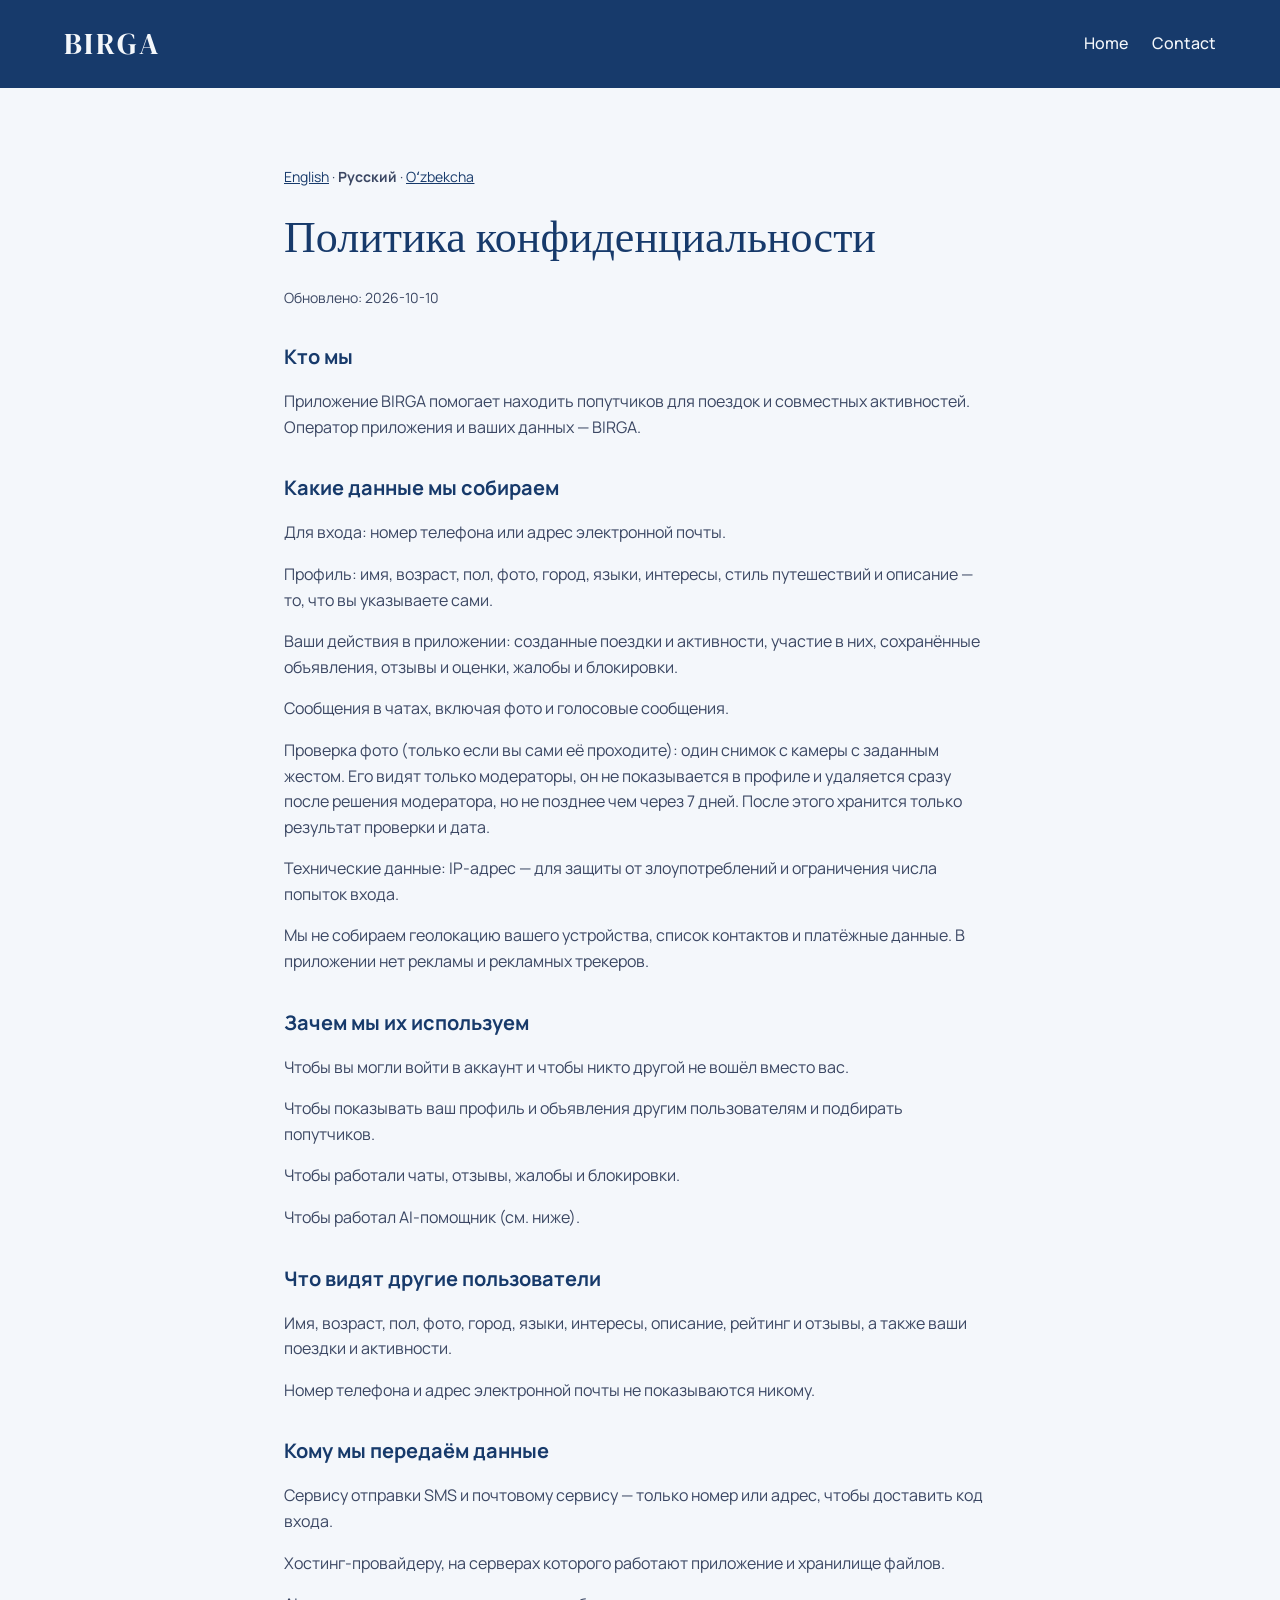
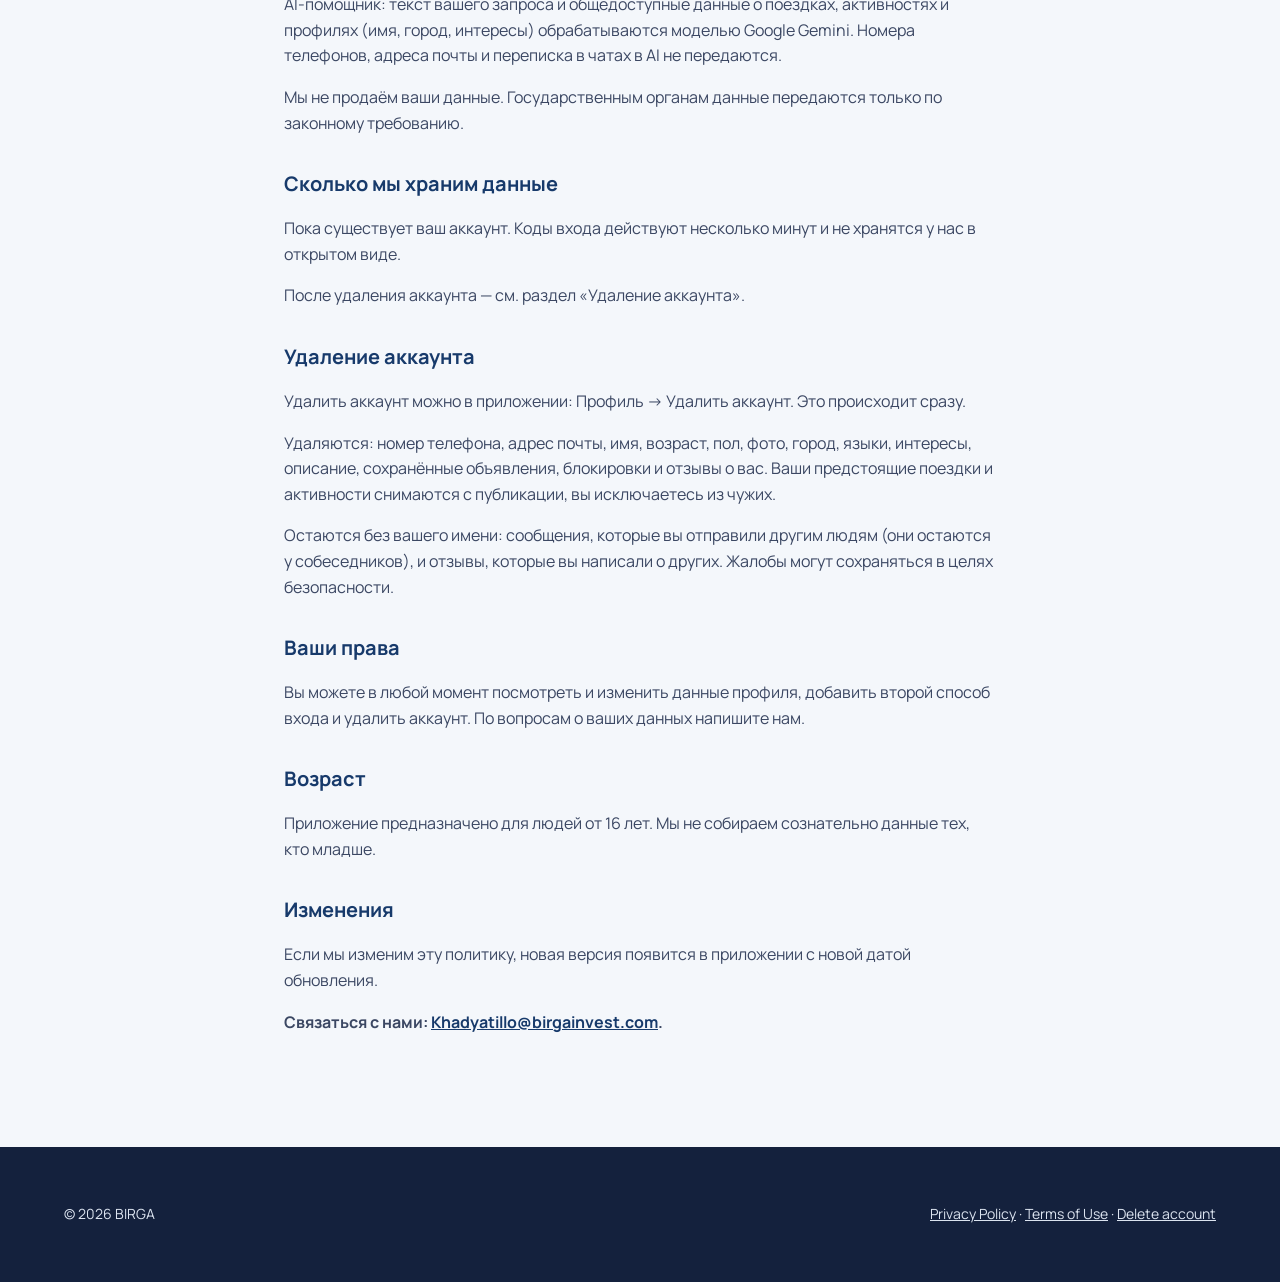
<file: privacy-ru.html>
<!doctype html>
<html lang="ru">
<head>
<meta charset="utf-8">
<meta name="color-scheme" content="only light">
<meta name="viewport" content="width=device-width, initial-scale=1">
<title>Политика конфиденциальности — BIRGA</title>
<link rel="icon" href="assets/favicon.svg" type="image/svg+xml">
<link rel="stylesheet" href="https://fonts.googleapis.com/css2?family=DM+Serif+Display&family=Manrope:wght@400;500;600;700&display=swap">
<link rel="stylesheet" href="assets/style.css">
</head>
<body>
<header class="top"><nav class="wrap nav" aria-label="Main"><a class="logo" href="index.html">BIRGA</a><div class="links"><a href="index.html">Home</a><a href="index.html#join">Contact</a></div></nav></header>
<main class="doc">
<p class="muted"><a href="privacy.html">English</a> · <strong>Русский</strong> · <a href="privacy-uz.html">Oʻzbekcha</a></p>
<h1>Политика конфиденциальности</h1>
<p class="muted">Обновлено: 2026-10-10</p>
<h2>Кто мы</h2><p>Приложение BIRGA помогает находить попутчиков для поездок и совместных активностей. Оператор приложения и ваших данных — BIRGA.</p><h2>Какие данные мы собираем</h2><p>Для входа: номер телефона или адрес электронной почты.</p><p>Профиль: имя, возраст, пол, фото, город, языки, интересы, стиль путешествий и описание — то, что вы указываете сами.</p><p>Ваши действия в приложении: созданные поездки и активности, участие в них, сохранённые объявления, отзывы и оценки, жалобы и блокировки.</p><p>Сообщения в чатах, включая фото и голосовые сообщения.</p><p>Проверка фото (только если вы сами её проходите): один снимок с камеры с заданным жестом. Его видят только модераторы, он не показывается в профиле и удаляется сразу после решения модератора, но не позднее чем через 7 дней. После этого хранится только результат проверки и дата.</p><p>Технические данные: IP-адрес — для защиты от злоупотреблений и ограничения числа попыток входа.</p><p>Мы не собираем геолокацию вашего устройства, список контактов и платёжные данные. В приложении нет рекламы и рекламных трекеров.</p><h2>Зачем мы их используем</h2><p>Чтобы вы могли войти в аккаунт и чтобы никто другой не вошёл вместо вас.</p><p>Чтобы показывать ваш профиль и объявления другим пользователям и подбирать попутчиков.</p><p>Чтобы работали чаты, отзывы, жалобы и блокировки.</p><p>Чтобы работал AI-помощник (см. ниже).</p><h2>Что видят другие пользователи</h2><p>Имя, возраст, пол, фото, город, языки, интересы, описание, рейтинг и отзывы, а также ваши поездки и активности.</p><p>Номер телефона и адрес электронной почты не показываются никому.</p><h2>Кому мы передаём данные</h2><p>Сервису отправки SMS и почтовому сервису — только номер или адрес, чтобы доставить код входа.</p><p>Хостинг-провайдеру, на серверах которого работают приложение и хранилище файлов.</p><p>AI-помощник: текст вашего запроса и общедоступные данные о поездках, активностях и профилях (имя, город, интересы) обрабатываются моделью Google Gemini. Номера телефонов, адреса почты и переписка в чатах в AI не передаются.</p><p>Мы не продаём ваши данные. Государственным органам данные передаются только по законному требованию.</p><h2>Сколько мы храним данные</h2><p>Пока существует ваш аккаунт. Коды входа действуют несколько минут и не хранятся у нас в открытом виде.</p><p>После удаления аккаунта — см. раздел «Удаление аккаунта».</p><h2>Удаление аккаунта</h2><p>Удалить аккаунт можно в приложении: Профиль → Удалить аккаунт. Это происходит сразу.</p><p>Удаляются: номер телефона, адрес почты, имя, возраст, пол, фото, город, языки, интересы, описание, сохранённые объявления, блокировки и отзывы о вас. Ваши предстоящие поездки и активности снимаются с публикации, вы исключаетесь из чужих.</p><p>Остаются без вашего имени: сообщения, которые вы отправили другим людям (они остаются у собеседников), и отзывы, которые вы написали о других. Жалобы могут сохраняться в целях безопасности.</p><h2>Ваши права</h2><p>Вы можете в любой момент посмотреть и изменить данные профиля, добавить второй способ входа и удалить аккаунт. По вопросам о ваших данных напишите нам.</p><h2>Возраст</h2><p>Приложение предназначено для людей от 16 лет. Мы не собираем сознательно данные тех, кто младше.</p><h2>Изменения</h2><p>Если мы изменим эту политику, новая версия появится в приложении с новой датой обновления.</p><p><strong>Связаться с нами: <a href="mailto:Khadyatillo@birgainvest.com">Khadyatillo@birgainvest.com</a>.</strong></p>
</main>
<footer><div class="wrap"><div class="legal" style="margin-top:0;border-top:0;padding-top:0"><span>© 2026 BIRGA</span><span><a href="privacy.html">Privacy Policy</a> · <a href="terms.html">Terms of Use</a> · <a href="delete-account.html">Delete account</a></span></div></div></footer>
</body>
</html>
</file>
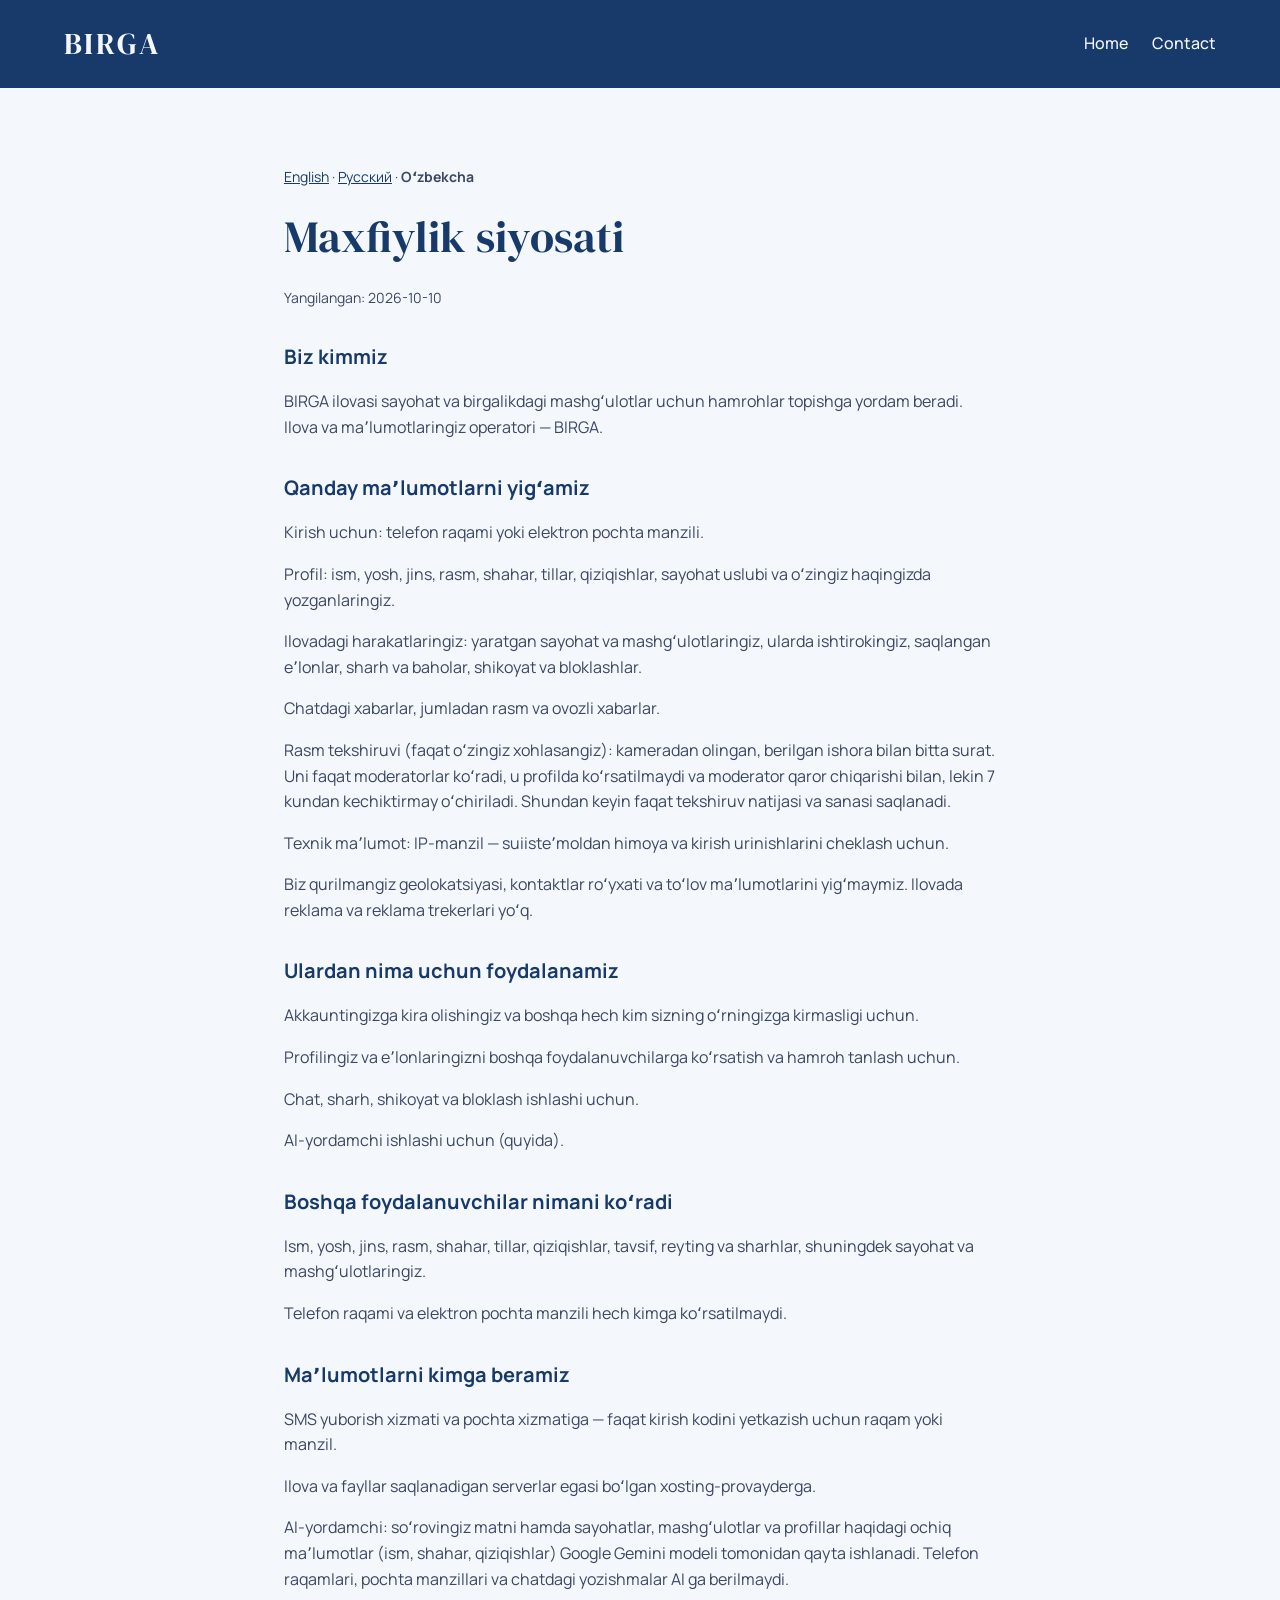
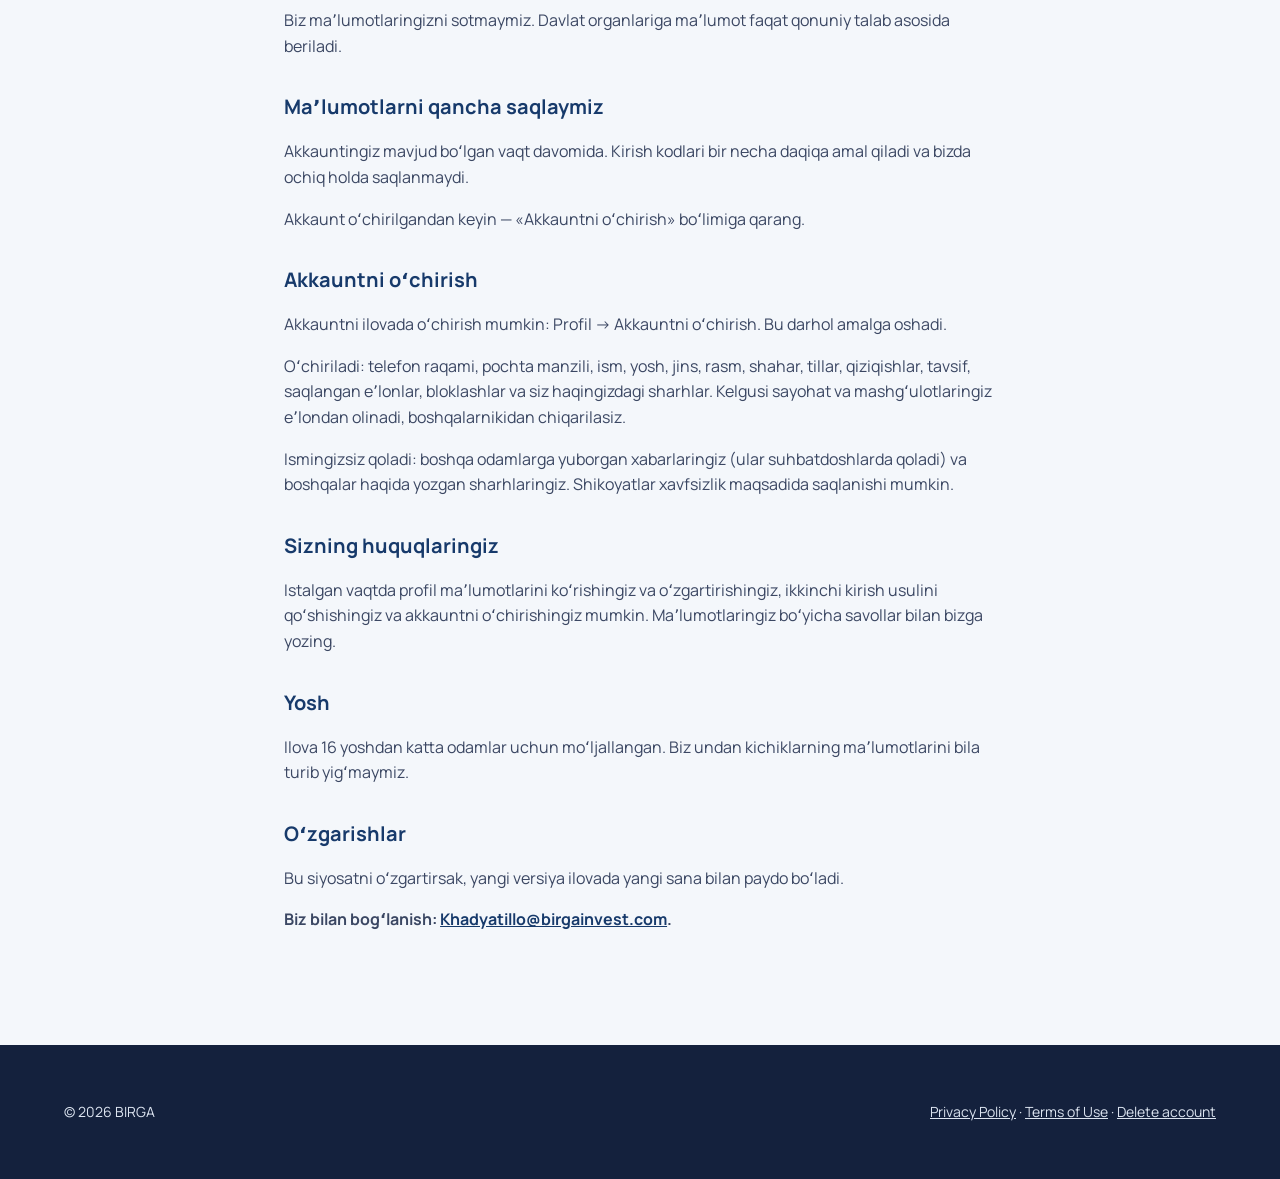
<file: privacy-uz.html>
<!doctype html>
<html lang="uz">
<head>
<meta charset="utf-8">
<meta name="color-scheme" content="only light">
<meta name="viewport" content="width=device-width, initial-scale=1">
<title>Maxfiylik siyosati — BIRGA</title>
<link rel="icon" href="assets/favicon.svg" type="image/svg+xml">
<link rel="stylesheet" href="https://fonts.googleapis.com/css2?family=DM+Serif+Display&family=Manrope:wght@400;500;600;700&display=swap">
<link rel="stylesheet" href="assets/style.css">
</head>
<body>
<header class="top"><nav class="wrap nav" aria-label="Main"><a class="logo" href="index.html">BIRGA</a><div class="links"><a href="index.html">Home</a><a href="index.html#join">Contact</a></div></nav></header>
<main class="doc">
<p class="muted"><a href="privacy.html">English</a> · <a href="privacy-ru.html">Русский</a> · <strong>Oʻzbekcha</strong></p>
<h1>Maxfiylik siyosati</h1>
<p class="muted">Yangilangan: 2026-10-10</p>
<h2>Biz kimmiz</h2><p>BIRGA ilovasi sayohat va birgalikdagi mashgʻulotlar uchun hamrohlar topishga yordam beradi. Ilova va maʼlumotlaringiz operatori — BIRGA.</p><h2>Qanday maʼlumotlarni yigʻamiz</h2><p>Kirish uchun: telefon raqami yoki elektron pochta manzili.</p><p>Profil: ism, yosh, jins, rasm, shahar, tillar, qiziqishlar, sayohat uslubi va oʻzingiz haqingizda yozganlaringiz.</p><p>Ilovadagi harakatlaringiz: yaratgan sayohat va mashgʻulotlaringiz, ularda ishtirokingiz, saqlangan eʼlonlar, sharh va baholar, shikoyat va bloklashlar.</p><p>Chatdagi xabarlar, jumladan rasm va ovozli xabarlar.</p><p>Rasm tekshiruvi (faqat oʻzingiz xohlasangiz): kameradan olingan, berilgan ishora bilan bitta surat. Uni faqat moderatorlar koʻradi, u profilda koʻrsatilmaydi va moderator qaror chiqarishi bilan, lekin 7 kundan kechiktirmay oʻchiriladi. Shundan keyin faqat tekshiruv natijasi va sanasi saqlanadi.</p><p>Texnik maʼlumot: IP-manzil — suiisteʼmoldan himoya va kirish urinishlarini cheklash uchun.</p><p>Biz qurilmangiz geolokatsiyasi, kontaktlar roʻyxati va toʻlov maʼlumotlarini yigʻmaymiz. Ilovada reklama va reklama trekerlari yoʻq.</p><h2>Ulardan nima uchun foydalanamiz</h2><p>Akkauntingizga kira olishingiz va boshqa hech kim sizning oʻrningizga kirmasligi uchun.</p><p>Profilingiz va eʼlonlaringizni boshqa foydalanuvchilarga koʻrsatish va hamroh tanlash uchun.</p><p>Chat, sharh, shikoyat va bloklash ishlashi uchun.</p><p>AI-yordamchi ishlashi uchun (quyida).</p><h2>Boshqa foydalanuvchilar nimani koʻradi</h2><p>Ism, yosh, jins, rasm, shahar, tillar, qiziqishlar, tavsif, reyting va sharhlar, shuningdek sayohat va mashgʻulotlaringiz.</p><p>Telefon raqami va elektron pochta manzili hech kimga koʻrsatilmaydi.</p><h2>Maʼlumotlarni kimga beramiz</h2><p>SMS yuborish xizmati va pochta xizmatiga — faqat kirish kodini yetkazish uchun raqam yoki manzil.</p><p>Ilova va fayllar saqlanadigan serverlar egasi boʻlgan xosting-provayderga.</p><p>AI-yordamchi: soʻrovingiz matni hamda sayohatlar, mashgʻulotlar va profillar haqidagi ochiq maʼlumotlar (ism, shahar, qiziqishlar) Google Gemini modeli tomonidan qayta ishlanadi. Telefon raqamlari, pochta manzillari va chatdagi yozishmalar AI ga berilmaydi.</p><p>Biz maʼlumotlaringizni sotmaymiz. Davlat organlariga maʼlumot faqat qonuniy talab asosida beriladi.</p><h2>Maʼlumotlarni qancha saqlaymiz</h2><p>Akkauntingiz mavjud boʻlgan vaqt davomida. Kirish kodlari bir necha daqiqa amal qiladi va bizda ochiq holda saqlanmaydi.</p><p>Akkaunt oʻchirilgandan keyin — «Akkauntni oʻchirish» boʻlimiga qarang.</p><h2>Akkauntni oʻchirish</h2><p>Akkauntni ilovada oʻchirish mumkin: Profil → Akkauntni oʻchirish. Bu darhol amalga oshadi.</p><p>Oʻchiriladi: telefon raqami, pochta manzili, ism, yosh, jins, rasm, shahar, tillar, qiziqishlar, tavsif, saqlangan eʼlonlar, bloklashlar va siz haqingizdagi sharhlar. Kelgusi sayohat va mashgʻulotlaringiz eʼlondan olinadi, boshqalarnikidan chiqarilasiz.</p><p>Ismingizsiz qoladi: boshqa odamlarga yuborgan xabarlaringiz (ular suhbatdoshlarda qoladi) va boshqalar haqida yozgan sharhlaringiz. Shikoyatlar xavfsizlik maqsadida saqlanishi mumkin.</p><h2>Sizning huquqlaringiz</h2><p>Istalgan vaqtda profil maʼlumotlarini koʻrishingiz va oʻzgartirishingiz, ikkinchi kirish usulini qoʻshishingiz va akkauntni oʻchirishingiz mumkin. Maʼlumotlaringiz boʻyicha savollar bilan bizga yozing.</p><h2>Yosh</h2><p>Ilova 16 yoshdan katta odamlar uchun moʻljallangan. Biz undan kichiklarning maʼlumotlarini bila turib yigʻmaymiz.</p><h2>Oʻzgarishlar</h2><p>Bu siyosatni oʻzgartirsak, yangi versiya ilovada yangi sana bilan paydo boʻladi.</p><p><strong>Biz bilan bogʻlanish: <a href="mailto:Khadyatillo@birgainvest.com">Khadyatillo@birgainvest.com</a>.</strong></p>
</main>
<footer><div class="wrap"><div class="legal" style="margin-top:0;border-top:0;padding-top:0"><span>© 2026 BIRGA</span><span><a href="privacy.html">Privacy Policy</a> · <a href="terms.html">Terms of Use</a> · <a href="delete-account.html">Delete account</a></span></div></div></footer>
</body>
</html>
</file>
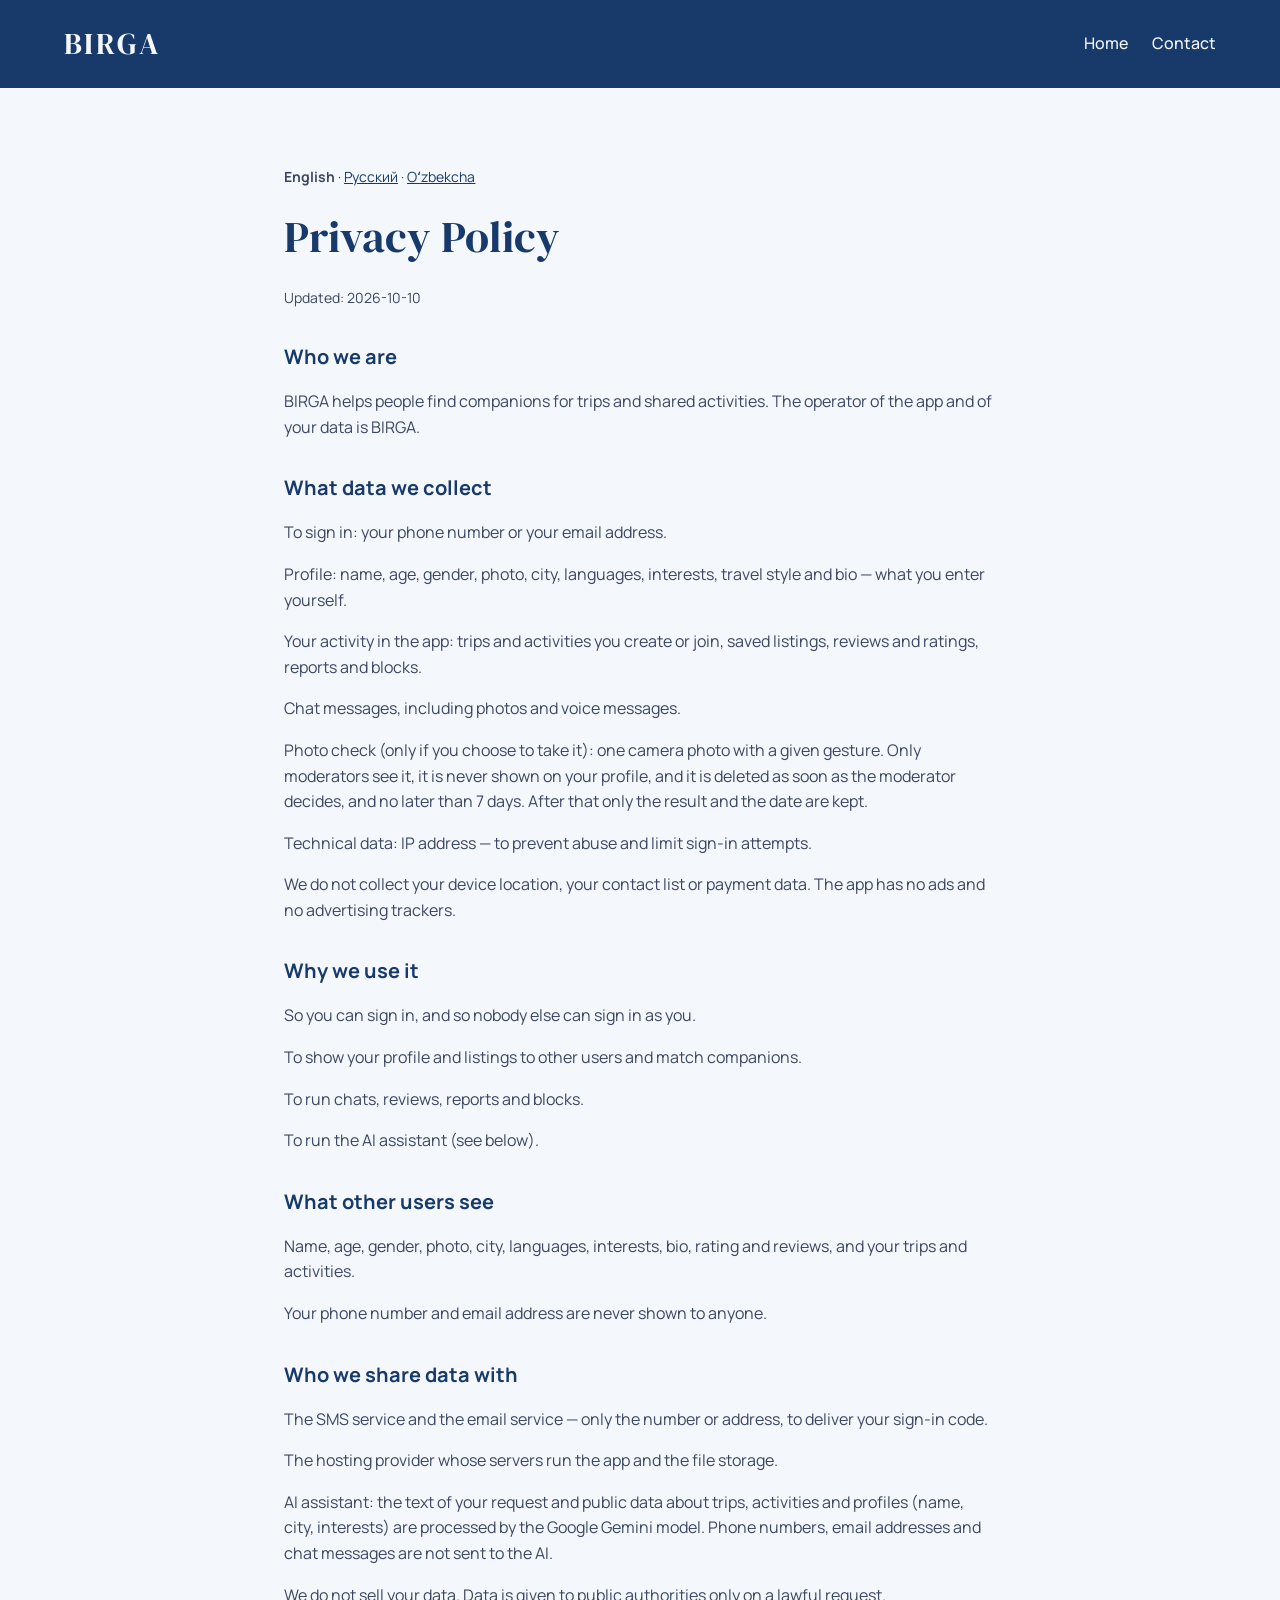
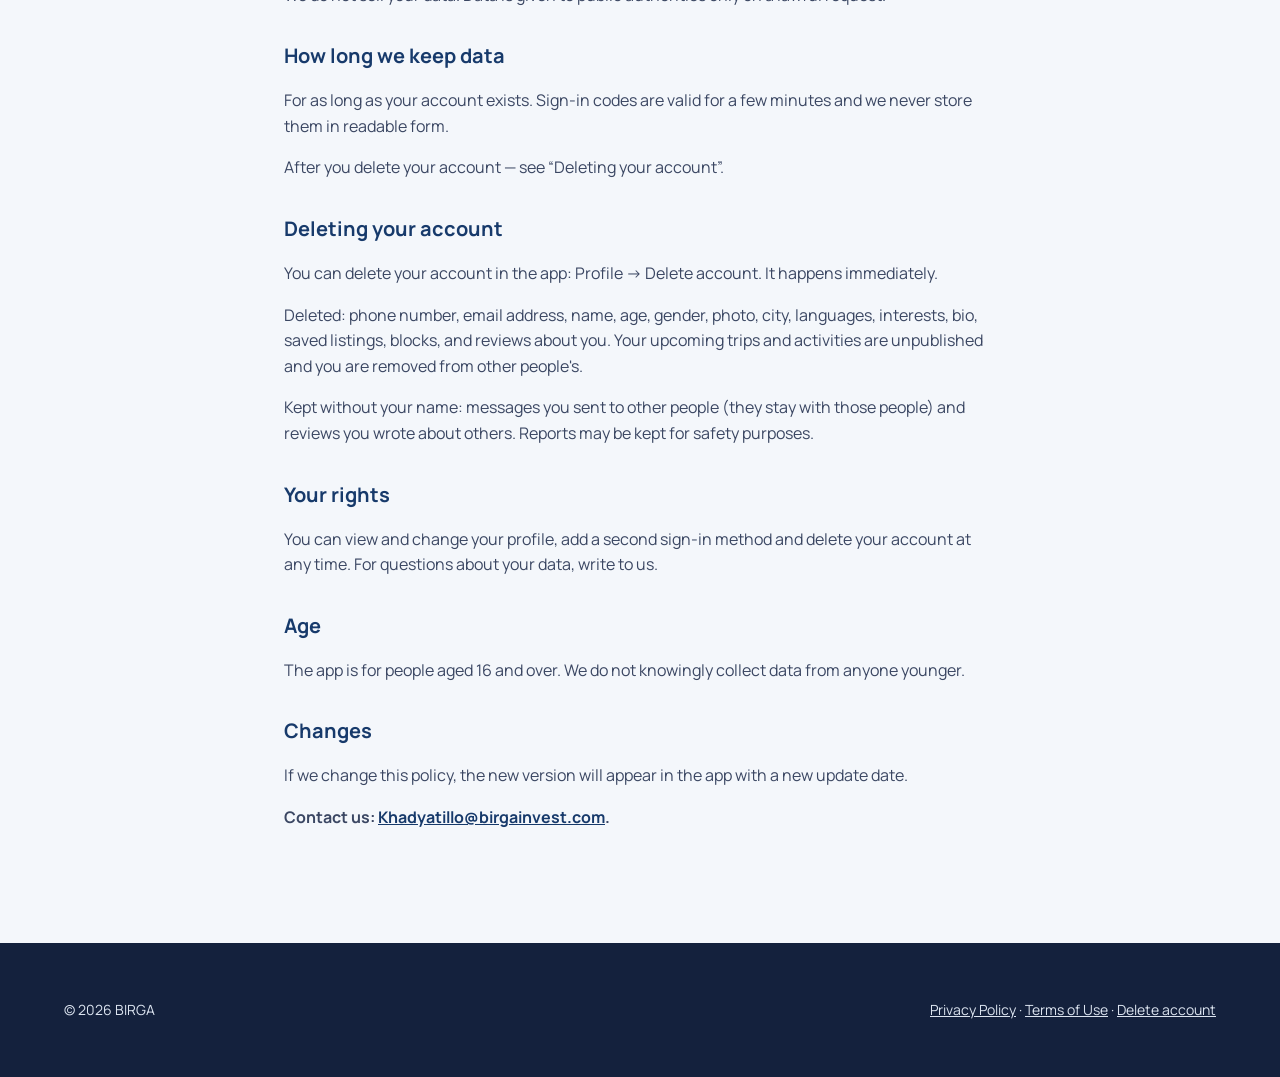
<file: privacy.html>
<!doctype html>
<html lang="en">
<head>
<meta charset="utf-8">
<meta name="color-scheme" content="only light">
<meta name="viewport" content="width=device-width, initial-scale=1">
<title>Privacy Policy — BIRGA</title>
<link rel="icon" href="assets/favicon.svg" type="image/svg+xml">
<link rel="stylesheet" href="https://fonts.googleapis.com/css2?family=DM+Serif+Display&family=Manrope:wght@400;500;600;700&display=swap">
<link rel="stylesheet" href="assets/style.css">
</head>
<body>
<header class="top"><nav class="wrap nav" aria-label="Main"><a class="logo" href="index.html">BIRGA</a><div class="links"><a href="index.html">Home</a><a href="index.html#join">Contact</a></div></nav></header>
<main class="doc">
<p class="muted"><strong>English</strong> · <a href="privacy-ru.html">Русский</a> · <a href="privacy-uz.html">Oʻzbekcha</a></p>
<h1>Privacy Policy</h1>
<p class="muted">Updated: 2026-10-10</p>
<h2>Who we are</h2><p>BIRGA helps people find companions for trips and shared activities. The operator of the app and of your data is BIRGA.</p><h2>What data we collect</h2><p>To sign in: your phone number or your email address.</p><p>Profile: name, age, gender, photo, city, languages, interests, travel style and bio — what you enter yourself.</p><p>Your activity in the app: trips and activities you create or join, saved listings, reviews and ratings, reports and blocks.</p><p>Chat messages, including photos and voice messages.</p><p>Photo check (only if you choose to take it): one camera photo with a given gesture. Only moderators see it, it is never shown on your profile, and it is deleted as soon as the moderator decides, and no later than 7 days. After that only the result and the date are kept.</p><p>Technical data: IP address — to prevent abuse and limit sign-in attempts.</p><p>We do not collect your device location, your contact list or payment data. The app has no ads and no advertising trackers.</p><h2>Why we use it</h2><p>So you can sign in, and so nobody else can sign in as you.</p><p>To show your profile and listings to other users and match companions.</p><p>To run chats, reviews, reports and blocks.</p><p>To run the AI assistant (see below).</p><h2>What other users see</h2><p>Name, age, gender, photo, city, languages, interests, bio, rating and reviews, and your trips and activities.</p><p>Your phone number and email address are never shown to anyone.</p><h2>Who we share data with</h2><p>The SMS service and the email service — only the number or address, to deliver your sign-in code.</p><p>The hosting provider whose servers run the app and the file storage.</p><p>AI assistant: the text of your request and public data about trips, activities and profiles (name, city, interests) are processed by the Google Gemini model. Phone numbers, email addresses and chat messages are not sent to the AI.</p><p>We do not sell your data. Data is given to public authorities only on a lawful request.</p><h2>How long we keep data</h2><p>For as long as your account exists. Sign-in codes are valid for a few minutes and we never store them in readable form.</p><p>After you delete your account — see “Deleting your account”.</p><h2>Deleting your account</h2><p>You can delete your account in the app: Profile → Delete account. It happens immediately.</p><p>Deleted: phone number, email address, name, age, gender, photo, city, languages, interests, bio, saved listings, blocks, and reviews about you. Your upcoming trips and activities are unpublished and you are removed from other people&#x27;s.</p><p>Kept without your name: messages you sent to other people (they stay with those people) and reviews you wrote about others. Reports may be kept for safety purposes.</p><h2>Your rights</h2><p>You can view and change your profile, add a second sign-in method and delete your account at any time. For questions about your data, write to us.</p><h2>Age</h2><p>The app is for people aged 16 and over. We do not knowingly collect data from anyone younger.</p><h2>Changes</h2><p>If we change this policy, the new version will appear in the app with a new update date.</p><p><strong>Contact us: <a href="mailto:Khadyatillo@birgainvest.com">Khadyatillo@birgainvest.com</a>.</strong></p>
</main>
<footer><div class="wrap"><div class="legal" style="margin-top:0;border-top:0;padding-top:0"><span>© 2026 BIRGA</span><span><a href="privacy.html">Privacy Policy</a> · <a href="terms.html">Terms of Use</a> · <a href="delete-account.html">Delete account</a></span></div></div></footer>
</body>
</html>
</file>
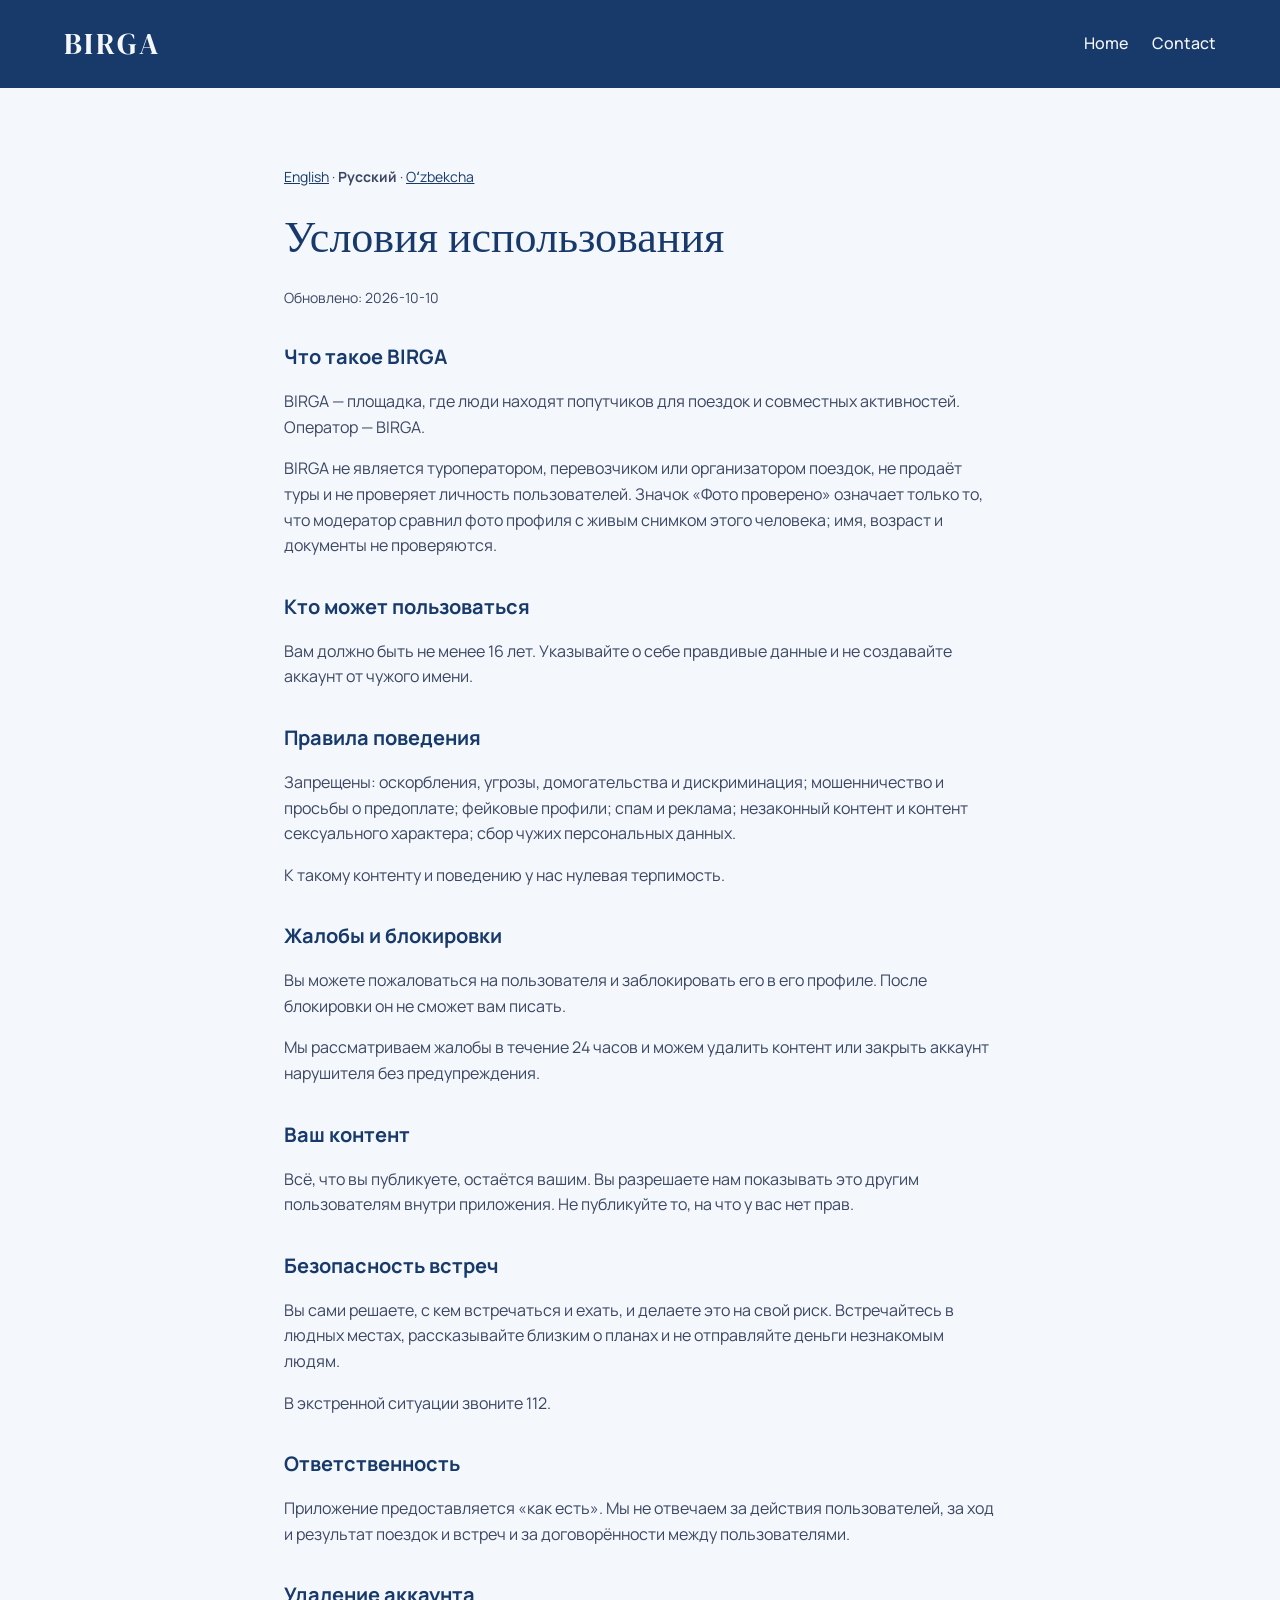
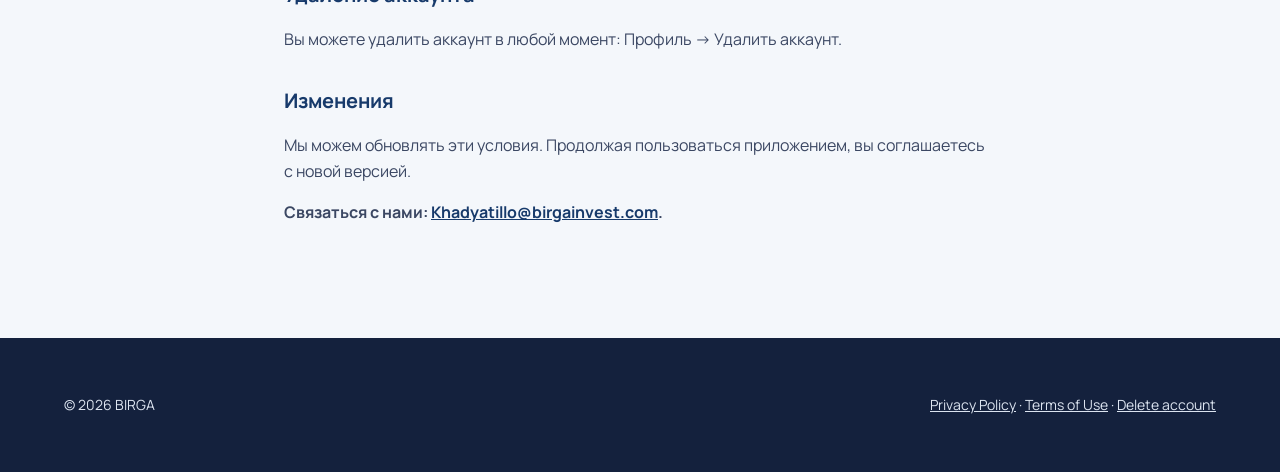
<file: terms-ru.html>
<!doctype html>
<html lang="ru">
<head>
<meta charset="utf-8">
<meta name="color-scheme" content="only light">
<meta name="viewport" content="width=device-width, initial-scale=1">
<title>Условия использования — BIRGA</title>
<link rel="icon" href="assets/favicon.svg" type="image/svg+xml">
<link rel="stylesheet" href="https://fonts.googleapis.com/css2?family=DM+Serif+Display&family=Manrope:wght@400;500;600;700&display=swap">
<link rel="stylesheet" href="assets/style.css">
</head>
<body>
<header class="top"><nav class="wrap nav" aria-label="Main"><a class="logo" href="index.html">BIRGA</a><div class="links"><a href="index.html">Home</a><a href="index.html#join">Contact</a></div></nav></header>
<main class="doc">
<p class="muted"><a href="terms.html">English</a> · <strong>Русский</strong> · <a href="terms-uz.html">Oʻzbekcha</a></p>
<h1>Условия использования</h1>
<p class="muted">Обновлено: 2026-10-10</p>
<h2>Что такое BIRGA</h2><p>BIRGA — площадка, где люди находят попутчиков для поездок и совместных активностей. Оператор — BIRGA.</p><p>BIRGA не является туроператором, перевозчиком или организатором поездок, не продаёт туры и не проверяет личность пользователей. Значок «Фото проверено» означает только то, что модератор сравнил фото профиля с живым снимком этого человека; имя, возраст и документы не проверяются.</p><h2>Кто может пользоваться</h2><p>Вам должно быть не менее 16 лет. Указывайте о себе правдивые данные и не создавайте аккаунт от чужого имени.</p><h2>Правила поведения</h2><p>Запрещены: оскорбления, угрозы, домогательства и дискриминация; мошенничество и просьбы о предоплате; фейковые профили; спам и реклама; незаконный контент и контент сексуального характера; сбор чужих персональных данных.</p><p>К такому контенту и поведению у нас нулевая терпимость.</p><h2>Жалобы и блокировки</h2><p>Вы можете пожаловаться на пользователя и заблокировать его в его профиле. После блокировки он не сможет вам писать.</p><p>Мы рассматриваем жалобы в течение 24 часов и можем удалить контент или закрыть аккаунт нарушителя без предупреждения.</p><h2>Ваш контент</h2><p>Всё, что вы публикуете, остаётся вашим. Вы разрешаете нам показывать это другим пользователям внутри приложения. Не публикуйте то, на что у вас нет прав.</p><h2>Безопасность встреч</h2><p>Вы сами решаете, с кем встречаться и ехать, и делаете это на свой риск. Встречайтесь в людных местах, рассказывайте близким о планах и не отправляйте деньги незнакомым людям.</p><p>В экстренной ситуации звоните 112.</p><h2>Ответственность</h2><p>Приложение предоставляется «как есть». Мы не отвечаем за действия пользователей, за ход и результат поездок и встреч и за договорённости между пользователями.</p><h2>Удаление аккаунта</h2><p>Вы можете удалить аккаунт в любой момент: Профиль → Удалить аккаунт.</p><h2>Изменения</h2><p>Мы можем обновлять эти условия. Продолжая пользоваться приложением, вы соглашаетесь с новой версией.</p><p><strong>Связаться с нами: <a href="mailto:Khadyatillo@birgainvest.com">Khadyatillo@birgainvest.com</a>.</strong></p>
</main>
<footer><div class="wrap"><div class="legal" style="margin-top:0;border-top:0;padding-top:0"><span>© 2026 BIRGA</span><span><a href="privacy.html">Privacy Policy</a> · <a href="terms.html">Terms of Use</a> · <a href="delete-account.html">Delete account</a></span></div></div></footer>
</body>
</html>
</file>
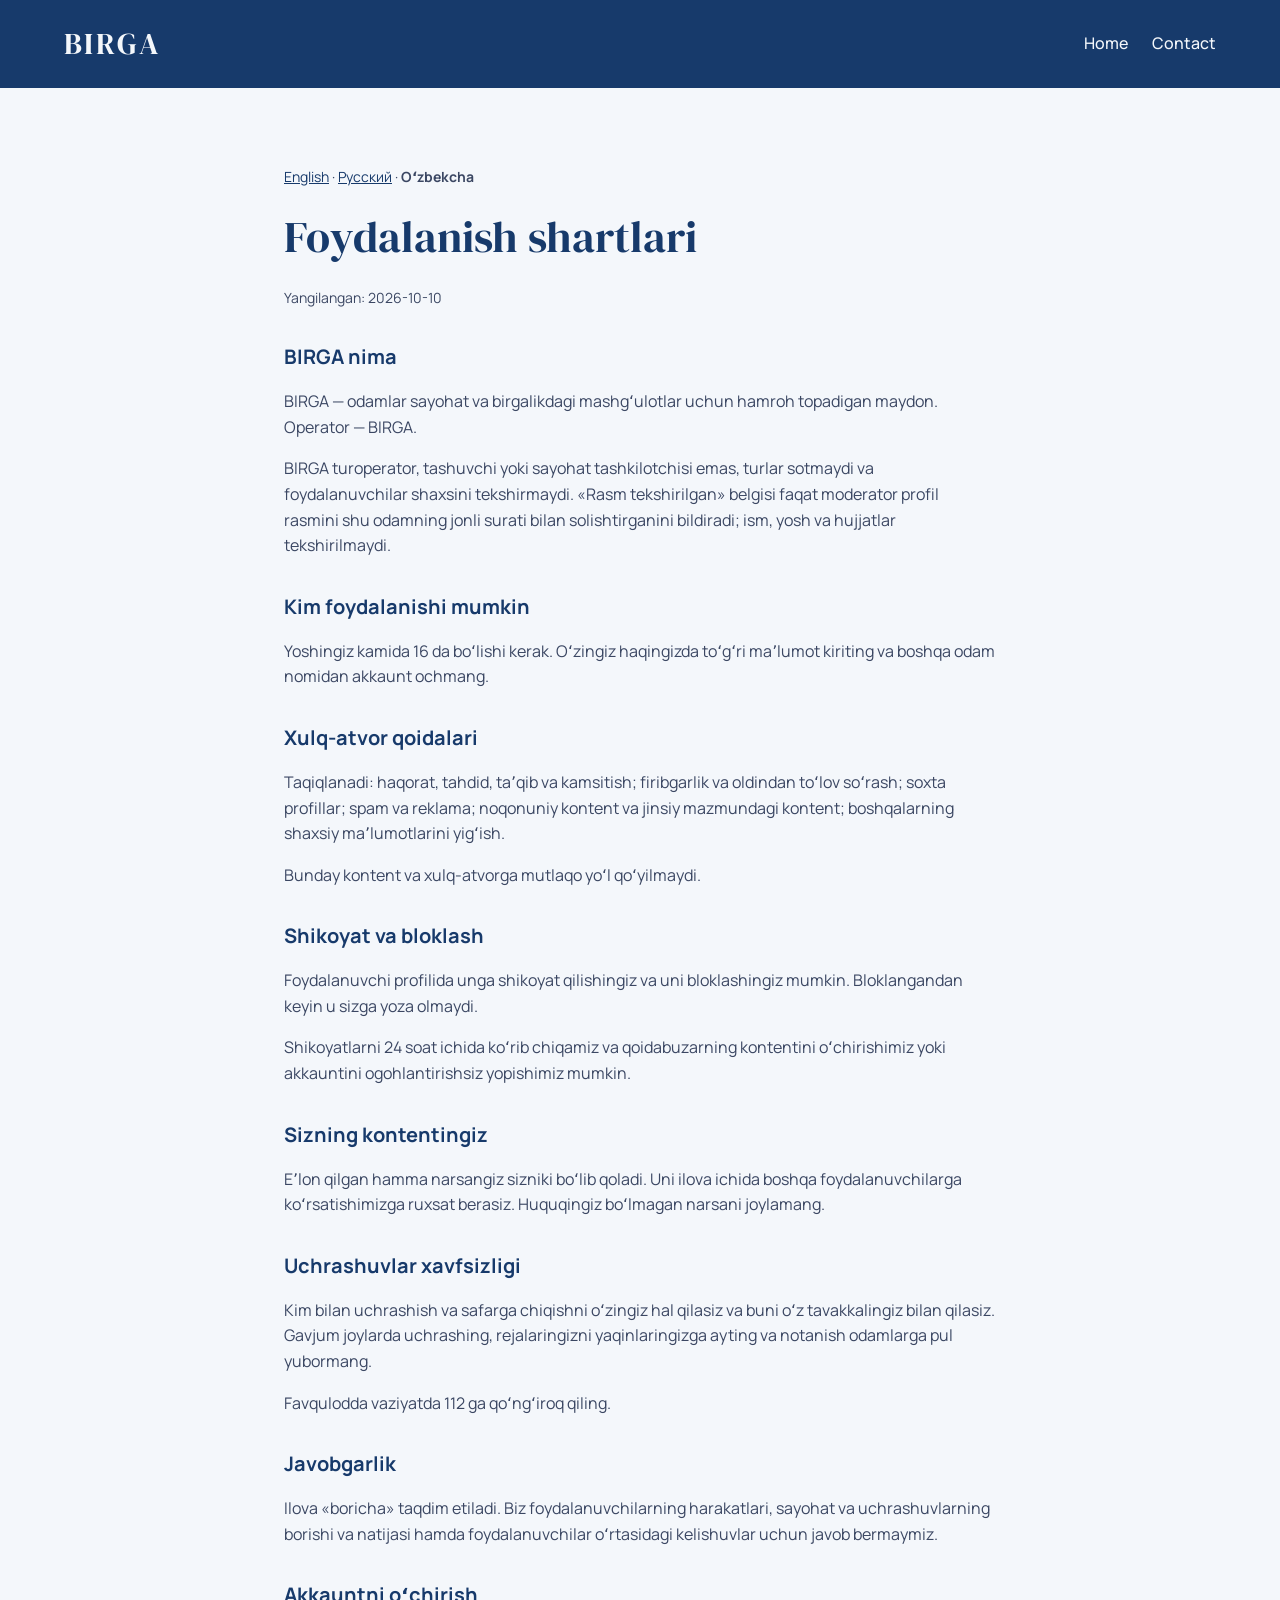
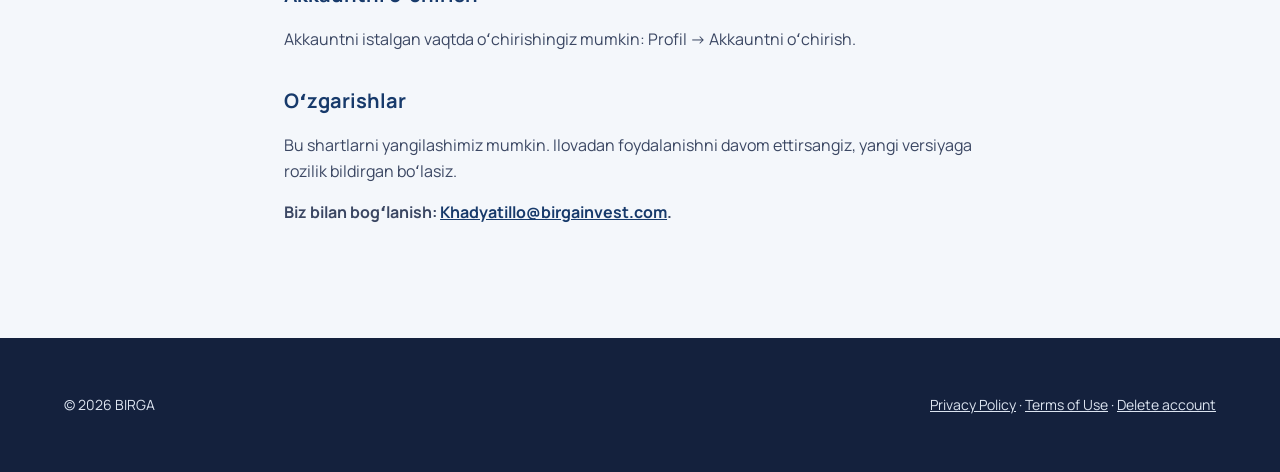
<file: terms-uz.html>
<!doctype html>
<html lang="uz">
<head>
<meta charset="utf-8">
<meta name="color-scheme" content="only light">
<meta name="viewport" content="width=device-width, initial-scale=1">
<title>Foydalanish shartlari — BIRGA</title>
<link rel="icon" href="assets/favicon.svg" type="image/svg+xml">
<link rel="stylesheet" href="https://fonts.googleapis.com/css2?family=DM+Serif+Display&family=Manrope:wght@400;500;600;700&display=swap">
<link rel="stylesheet" href="assets/style.css">
</head>
<body>
<header class="top"><nav class="wrap nav" aria-label="Main"><a class="logo" href="index.html">BIRGA</a><div class="links"><a href="index.html">Home</a><a href="index.html#join">Contact</a></div></nav></header>
<main class="doc">
<p class="muted"><a href="terms.html">English</a> · <a href="terms-ru.html">Русский</a> · <strong>Oʻzbekcha</strong></p>
<h1>Foydalanish shartlari</h1>
<p class="muted">Yangilangan: 2026-10-10</p>
<h2>BIRGA nima</h2><p>BIRGA — odamlar sayohat va birgalikdagi mashgʻulotlar uchun hamroh topadigan maydon. Operator — BIRGA.</p><p>BIRGA turoperator, tashuvchi yoki sayohat tashkilotchisi emas, turlar sotmaydi va foydalanuvchilar shaxsini tekshirmaydi. «Rasm tekshirilgan» belgisi faqat moderator profil rasmini shu odamning jonli surati bilan solishtirganini bildiradi; ism, yosh va hujjatlar tekshirilmaydi.</p><h2>Kim foydalanishi mumkin</h2><p>Yoshingiz kamida 16 da boʻlishi kerak. Oʻzingiz haqingizda toʻgʻri maʼlumot kiriting va boshqa odam nomidan akkaunt ochmang.</p><h2>Xulq-atvor qoidalari</h2><p>Taqiqlanadi: haqorat, tahdid, taʼqib va kamsitish; firibgarlik va oldindan toʻlov soʻrash; soxta profillar; spam va reklama; noqonuniy kontent va jinsiy mazmundagi kontent; boshqalarning shaxsiy maʼlumotlarini yigʻish.</p><p>Bunday kontent va xulq-atvorga mutlaqo yoʻl qoʻyilmaydi.</p><h2>Shikoyat va bloklash</h2><p>Foydalanuvchi profilida unga shikoyat qilishingiz va uni bloklashingiz mumkin. Bloklangandan keyin u sizga yoza olmaydi.</p><p>Shikoyatlarni 24 soat ichida koʻrib chiqamiz va qoidabuzarning kontentini oʻchirishimiz yoki akkauntini ogohlantirishsiz yopishimiz mumkin.</p><h2>Sizning kontentingiz</h2><p>Eʼlon qilgan hamma narsangiz sizniki boʻlib qoladi. Uni ilova ichida boshqa foydalanuvchilarga koʻrsatishimizga ruxsat berasiz. Huquqingiz boʻlmagan narsani joylamang.</p><h2>Uchrashuvlar xavfsizligi</h2><p>Kim bilan uchrashish va safarga chiqishni oʻzingiz hal qilasiz va buni oʻz tavakkalingiz bilan qilasiz. Gavjum joylarda uchrashing, rejalaringizni yaqinlaringizga ayting va notanish odamlarga pul yubormang.</p><p>Favqulodda vaziyatda 112 ga qoʻngʻiroq qiling.</p><h2>Javobgarlik</h2><p>Ilova «boricha» taqdim etiladi. Biz foydalanuvchilarning harakatlari, sayohat va uchrashuvlarning borishi va natijasi hamda foydalanuvchilar oʻrtasidagi kelishuvlar uchun javob bermaymiz.</p><h2>Akkauntni oʻchirish</h2><p>Akkauntni istalgan vaqtda oʻchirishingiz mumkin: Profil → Akkauntni oʻchirish.</p><h2>Oʻzgarishlar</h2><p>Bu shartlarni yangilashimiz mumkin. Ilovadan foydalanishni davom ettirsangiz, yangi versiyaga rozilik bildirgan boʻlasiz.</p><p><strong>Biz bilan bogʻlanish: <a href="mailto:Khadyatillo@birgainvest.com">Khadyatillo@birgainvest.com</a>.</strong></p>
</main>
<footer><div class="wrap"><div class="legal" style="margin-top:0;border-top:0;padding-top:0"><span>© 2026 BIRGA</span><span><a href="privacy.html">Privacy Policy</a> · <a href="terms.html">Terms of Use</a> · <a href="delete-account.html">Delete account</a></span></div></div></footer>
</body>
</html>
</file>
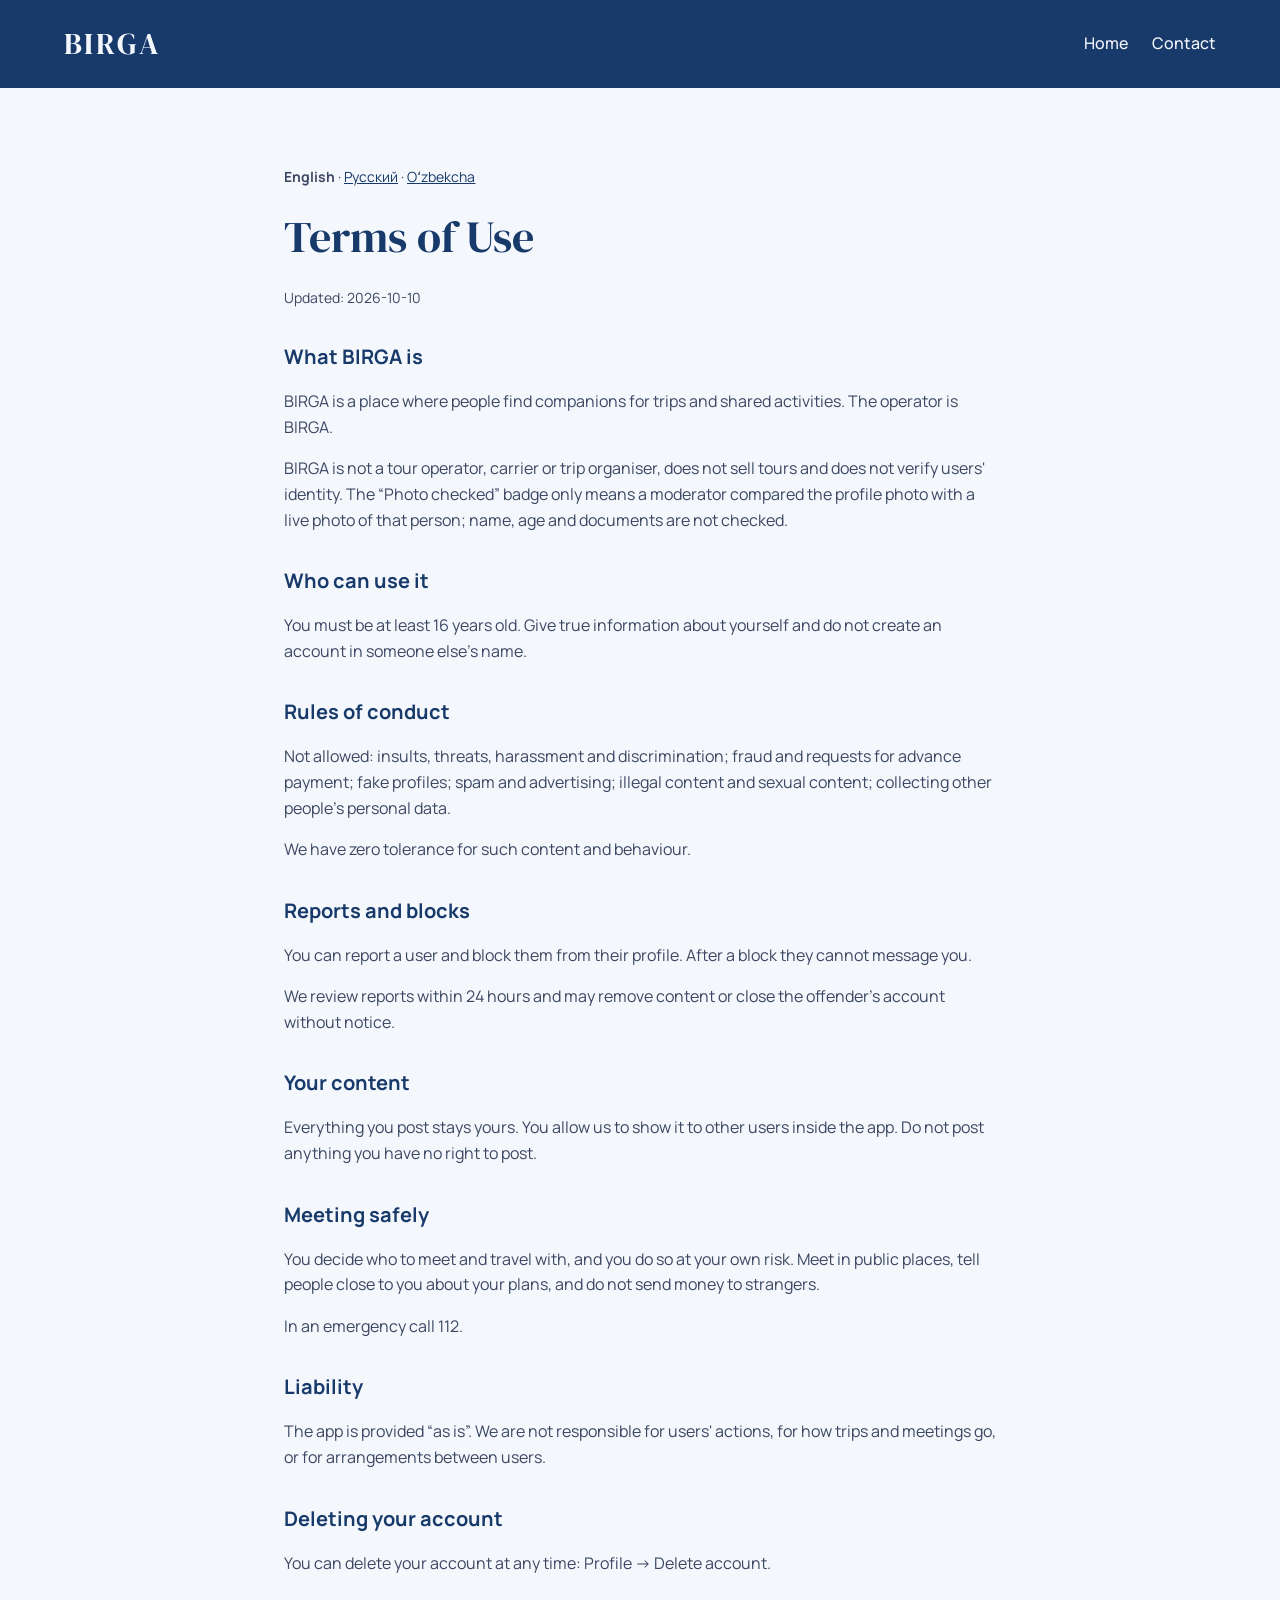
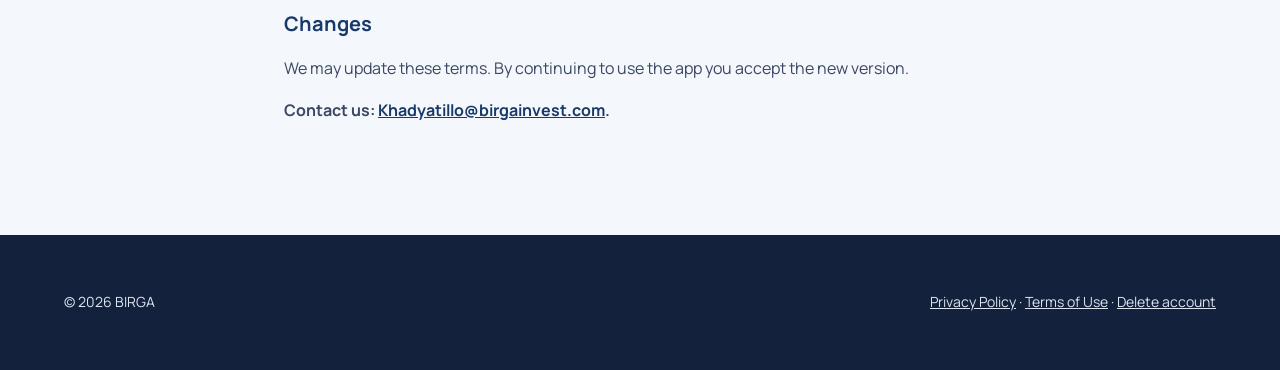
<file: terms.html>
<!doctype html>
<html lang="en">
<head>
<meta charset="utf-8">
<meta name="color-scheme" content="only light">
<meta name="viewport" content="width=device-width, initial-scale=1">
<title>Terms of Use — BIRGA</title>
<link rel="icon" href="assets/favicon.svg" type="image/svg+xml">
<link rel="stylesheet" href="https://fonts.googleapis.com/css2?family=DM+Serif+Display&family=Manrope:wght@400;500;600;700&display=swap">
<link rel="stylesheet" href="assets/style.css">
</head>
<body>
<header class="top"><nav class="wrap nav" aria-label="Main"><a class="logo" href="index.html">BIRGA</a><div class="links"><a href="index.html">Home</a><a href="index.html#join">Contact</a></div></nav></header>
<main class="doc">
<p class="muted"><strong>English</strong> · <a href="terms-ru.html">Русский</a> · <a href="terms-uz.html">Oʻzbekcha</a></p>
<h1>Terms of Use</h1>
<p class="muted">Updated: 2026-10-10</p>
<h2>What BIRGA is</h2><p>BIRGA is a place where people find companions for trips and shared activities. The operator is BIRGA.</p><p>BIRGA is not a tour operator, carrier or trip organiser, does not sell tours and does not verify users&#x27; identity. The “Photo checked” badge only means a moderator compared the profile photo with a live photo of that person; name, age and documents are not checked.</p><h2>Who can use it</h2><p>You must be at least 16 years old. Give true information about yourself and do not create an account in someone else&#x27;s name.</p><h2>Rules of conduct</h2><p>Not allowed: insults, threats, harassment and discrimination; fraud and requests for advance payment; fake profiles; spam and advertising; illegal content and sexual content; collecting other people&#x27;s personal data.</p><p>We have zero tolerance for such content and behaviour.</p><h2>Reports and blocks</h2><p>You can report a user and block them from their profile. After a block they cannot message you.</p><p>We review reports within 24 hours and may remove content or close the offender&#x27;s account without notice.</p><h2>Your content</h2><p>Everything you post stays yours. You allow us to show it to other users inside the app. Do not post anything you have no right to post.</p><h2>Meeting safely</h2><p>You decide who to meet and travel with, and you do so at your own risk. Meet in public places, tell people close to you about your plans, and do not send money to strangers.</p><p>In an emergency call 112.</p><h2>Liability</h2><p>The app is provided “as is”. We are not responsible for users&#x27; actions, for how trips and meetings go, or for arrangements between users.</p><h2>Deleting your account</h2><p>You can delete your account at any time: Profile → Delete account.</p><h2>Changes</h2><p>We may update these terms. By continuing to use the app you accept the new version.</p><p><strong>Contact us: <a href="mailto:Khadyatillo@birgainvest.com">Khadyatillo@birgainvest.com</a>.</strong></p>
</main>
<footer><div class="wrap"><div class="legal" style="margin-top:0;border-top:0;padding-top:0"><span>© 2026 BIRGA</span><span><a href="privacy.html">Privacy Policy</a> · <a href="terms.html">Terms of Use</a> · <a href="delete-account.html">Delete account</a></span></div></div></footer>
</body>
</html>
</file>
<file: assets/style.css>
:root{
  color-scheme:only light;
  --lapis:#173A6B; --lapis-deep:#0F2747; --ink:#14213D; --teal:#1A9AA0;
  --gold:#C9A227; --gold-soft:#E9CF6E; --mist:#F4F7FB; --text:#3B4763; --line:#C5D0DE;
}
*{box-sizing:border-box}
html{scroll-behavior:smooth}
body{margin:0;background:var(--mist);color:var(--ink);font-family:'Manrope',system-ui,sans-serif;line-height:1.6}
img{max-width:100%;display:block}
a{color:var(--lapis)}
.serif{font-family:'DM Serif Display',Georgia,serif;font-weight:400}
.wrap{max-width:1200px;margin:0 auto;padding:0 24px}
.eyebrow{display:inline-block;font-weight:700;letter-spacing:2px;font-size:13px;color:var(--teal);text-transform:uppercase}

/* header */
.top{background:var(--lapis);color:var(--mist)}
.nav{display:flex;flex-wrap:wrap;gap:16px;align-items:center;justify-content:space-between;padding:20px 24px}
.logo{font-family:'DM Serif Display',Georgia,serif;font-size:30px;letter-spacing:3px;color:var(--mist);text-decoration:none}
.links{display:flex;flex-wrap:wrap;gap:24px}
.links a{color:var(--mist);text-decoration:none;font-weight:500}
.links a:hover{color:var(--gold-soft)}

/* hero */
.hero{background:var(--lapis);color:var(--mist);padding:56px 0 0}
.hero-grid{display:flex;flex-wrap:wrap;gap:48px;align-items:flex-end}
.hero-copy{flex:1 1 400px;display:flex;flex-direction:column;gap:22px;padding-bottom:64px}
.pill{align-self:flex-start;display:inline-flex;gap:8px;align-items:center;border:1px solid var(--gold);color:var(--gold-soft);border-radius:999px;padding:6px 14px;font-size:13px;font-weight:600;letter-spacing:1px}
.hero h1{margin:0;font-size:clamp(40px,6vw,64px);line-height:1.05}
.hero p{margin:0;font-size:19px;color:#DCE4F0;max-width:520px}
.cta{display:flex;flex-wrap:wrap;gap:14px;align-items:center}
.btn{display:inline-block;background:var(--gold);color:var(--ink);text-decoration:none;font-weight:700;padding:16px 28px;border-radius:999px;border:0;font:inherit;font-weight:700;cursor:pointer}
.btn:hover{background:var(--gold-soft)}
.btn.dark{background:var(--lapis);color:var(--mist)}
.btn.dark:hover{background:var(--lapis-deep)}
.stores{color:#B9C6DA;font-size:15px}
.arches{flex:1 1 520px;width:100%;display:flex;align-items:flex-end;gap:14px;min-width:0}
.arch{position:relative;margin:0;flex:1 1 0;height:340px;border-radius:140px 140px 0 0;overflow:hidden;border:5px solid var(--gold);border-bottom:0;background:var(--lapis-deep)}
.arch.big{flex:1.4 1 0;height:440px;border-width:6px;border-radius:200px 200px 0 0}
.arch img{width:100%;height:100%;object-fit:cover}
.arch figcaption{position:absolute;left:0;right:0;bottom:0;padding:40px 10px 16px;text-align:center;background:linear-gradient(transparent,rgba(15,39,71,.85));color:#fff}
.arch small{display:block;margin-bottom:2px;font-size:11px;font-weight:700;letter-spacing:2px;color:var(--gold-soft)}
.arch span{font-family:'DM Serif Display',Georgia,serif;font-size:17px;line-height:1.2;display:block}
.arch.big span{font-size:26px}
.band{height:14px;background:var(--gold)}
.ikat{height:26px;background:
  linear-gradient(135deg,var(--teal) 25%,transparent 25%) -13px 0/26px 26px,
  linear-gradient(225deg,#B23A48 25%,transparent 25%) -13px 0/26px 26px,
  linear-gradient(315deg,var(--teal) 25%,transparent 25%) 0 0/26px 26px,
  linear-gradient(45deg,#B23A48 25%,transparent 25%) 0 0/26px 26px,var(--ink)}

/* sections */
section{padding:88px 0}
.head{display:flex;flex-direction:column;gap:10px;max-width:640px;margin-bottom:40px}
.head h2{margin:0;font-size:clamp(32px,4vw,46px);color:var(--lapis);line-height:1.1}
.steps{display:grid;grid-template-columns:repeat(auto-fit,minmax(260px,1fr));gap:24px}
.card{background:#fff;border-radius:20px;padding:32px;display:flex;flex-direction:column;gap:12px;border-top:6px solid var(--lapis)}
.card:nth-child(2){border-top-color:var(--teal)}
.card:nth-child(3){border-top-color:var(--gold)}
.card .num{font-family:'DM Serif Display',Georgia,serif;font-size:44px;color:var(--gold);line-height:1}
.card h3{margin:0;font-size:22px;color:var(--lapis)}
.card p{margin:0;color:var(--text)}

.dark{background:var(--lapis-deep);color:var(--mist)}
.dark .head h2{color:var(--mist)}
.dark .eyebrow{color:#7FD3D2}
.dest{display:grid;grid-template-columns:repeat(4,1fr);gap:20px}
.place.full{grid-column:1/-1;min-height:300px}
.place{position:relative;min-height:340px;border-radius:24px;overflow:hidden;background:var(--lapis)}
.place.wide{grid-column:span 2}
.place img{position:absolute;inset:0;width:100%;height:100%;object-fit:cover}
.place div{position:absolute;left:0;right:0;bottom:0;padding:60px 24px 22px;background:linear-gradient(transparent,rgba(10,25,48,.9))}
.place h3{margin:0;font-family:'DM Serif Display',Georgia,serif;font-weight:400;font-size:32px;color:#fff}
.place p{margin:4px 0 0;color:#DCE4F0}
@media (max-width:900px){.dest{grid-template-columns:1fr 1fr}.place.full{grid-column:1/-1}}
@media (max-width:640px){.dest{grid-template-columns:1fr}.place.wide,.place.full{grid-column:auto}.hero-copy{flex-basis:100%;padding-bottom:32px}.arches{flex-basis:100%;gap:8px}.arch{height:220px}.arch.big{height:290px}.arch span{font-size:min(15px,3.6vw)}.arch.big span{font-size:min(18px,4.6vw)}.arch figcaption{padding:32px 2px 12px}.arch small{font-size:9px;letter-spacing:1px}}

.trust{display:flex;flex-wrap:wrap;gap:48px;align-items:center}
.trust .pics{flex:1 1 380px;display:grid;grid-template-columns:1fr 1fr;gap:16px}
.trust .pics img{border-radius:16px;height:220px;width:100%;object-fit:cover}
.trust .pics img:last-child{grid-column:span 2;height:200px}
.trust .copy{flex:1 1 420px;display:flex;flex-direction:column;gap:20px}
.trust h2{margin:0;font-size:clamp(30px,4vw,42px);color:var(--lapis);line-height:1.1}
.feat{display:flex;gap:16px;align-items:flex-start}
.feat .ic{flex:0 0 44px;height:44px;border-radius:12px;background:var(--lapis);display:flex;align-items:center;justify-content:center}
.feat:nth-child(odd) .ic{background:var(--teal)}
.feat p{margin:0;color:var(--text)}
.feat strong{color:var(--ink)}

.join{text-align:center}
.join .wrap{max-width:720px;display:flex;flex-direction:column;align-items:center;gap:22px}
.join h2{margin:0;font-size:clamp(32px,4vw,44px);color:var(--lapis)}
.join p{margin:0;color:var(--text)}

footer{background:var(--ink);color:#DCE4F0;padding:56px 0}
.foot{display:flex;flex-wrap:wrap;gap:40px;justify-content:space-between;align-items:flex-end}
.foot .logo{font-size:44px;color:var(--gold-soft)}
.cols{display:flex;flex-wrap:wrap;gap:48px}
.cols div{display:flex;flex-direction:column;gap:6px}
.cols strong{color:#fff}
footer a{color:#DCE4F0}
.legal{margin-top:32px;padding-top:20px;border-top:1px solid rgba(255,255,255,.12);font-size:14px;display:flex;flex-wrap:wrap;gap:20px;justify-content:space-between}

/* legal pages */
.doc{max-width:760px;margin:0 auto;padding:64px 24px 96px}
.doc h1{font-family:'DM Serif Display',Georgia,serif;font-weight:400;font-size:44px;color:var(--lapis);margin:0 0 8px}
.doc h2{font-size:20px;color:var(--lapis);margin:32px 0 8px}
.doc p,.doc li{color:var(--text)}
.muted{color:#6b7280;font-size:14px}

/* language switch */
.langs{font-size:14px;letter-spacing:1px;white-space:nowrap}
.langs a{color:var(--mist);opacity:.6;text-decoration:none;font-weight:600}
.langs a+a::before{content:'·';margin:0 8px;opacity:.6;color:var(--mist)}
.langs a.on,.langs a:hover{opacity:1;color:var(--gold-soft)}
</file>
